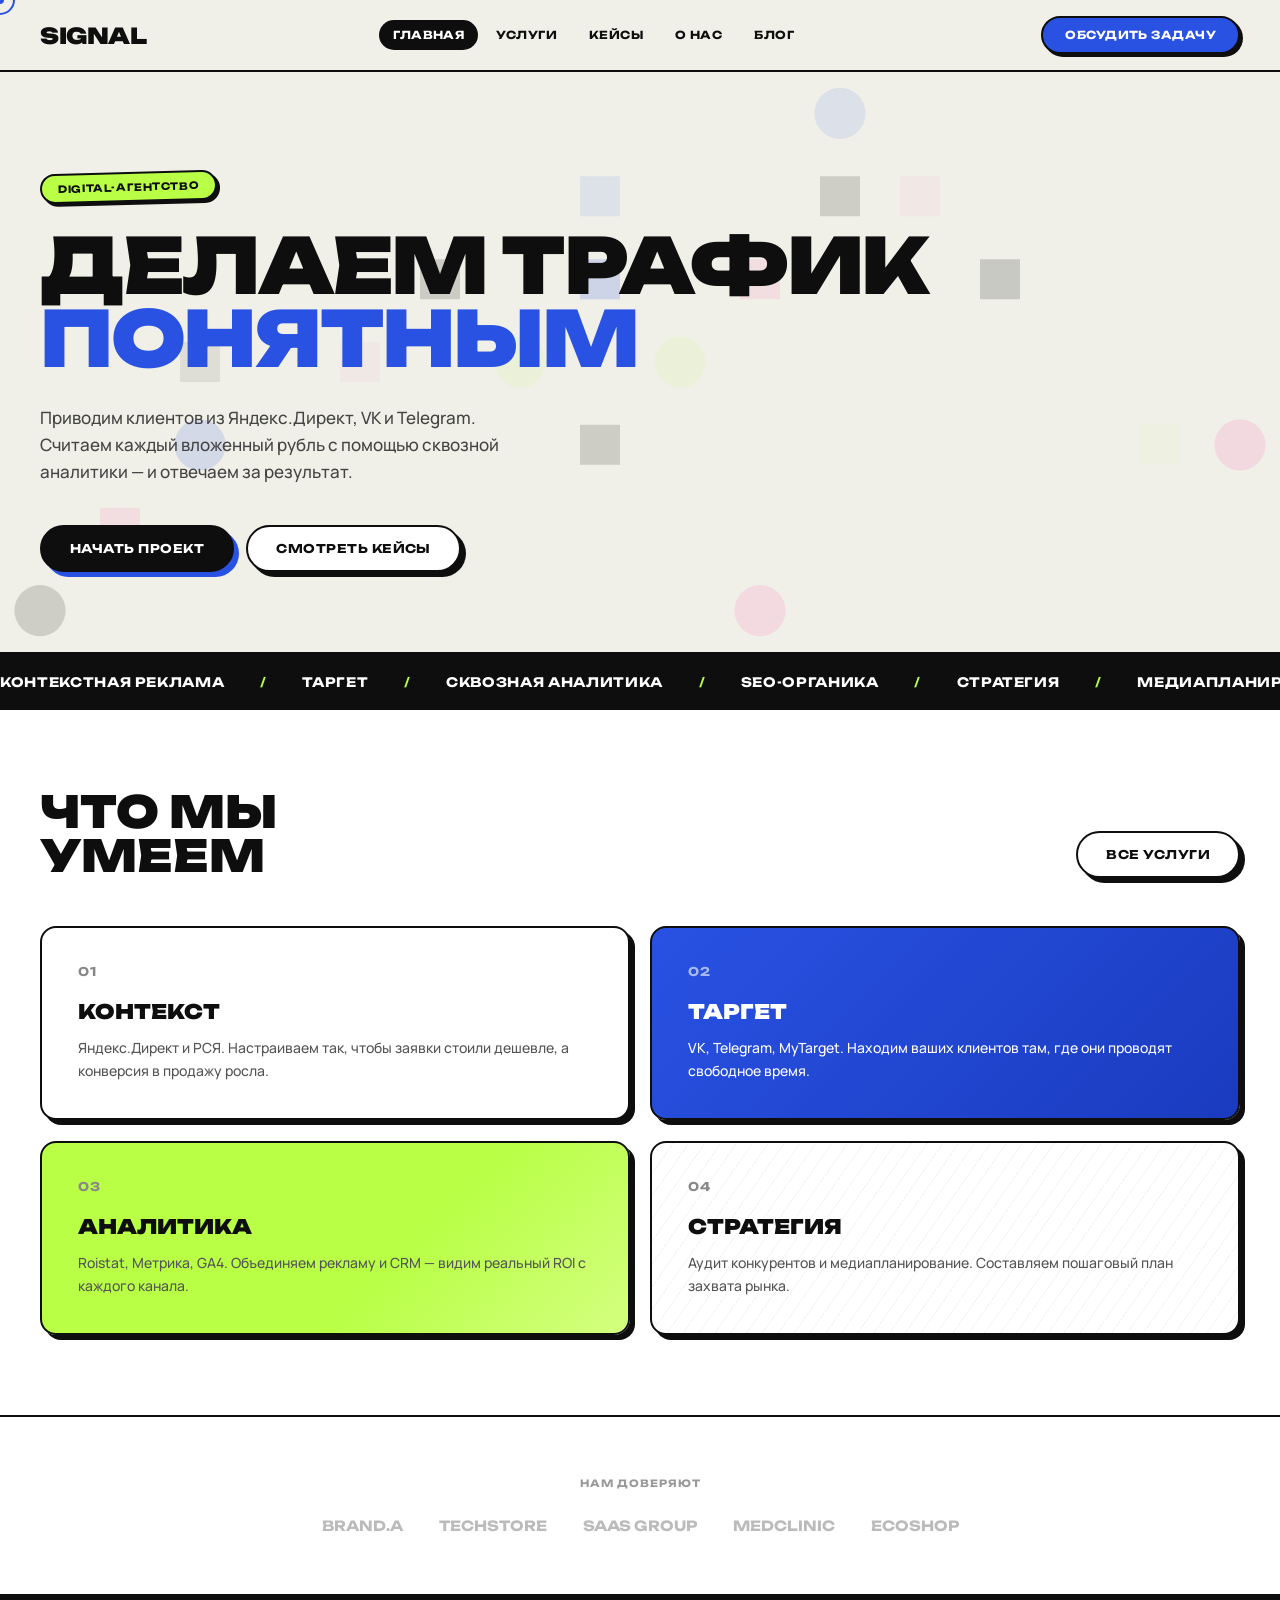
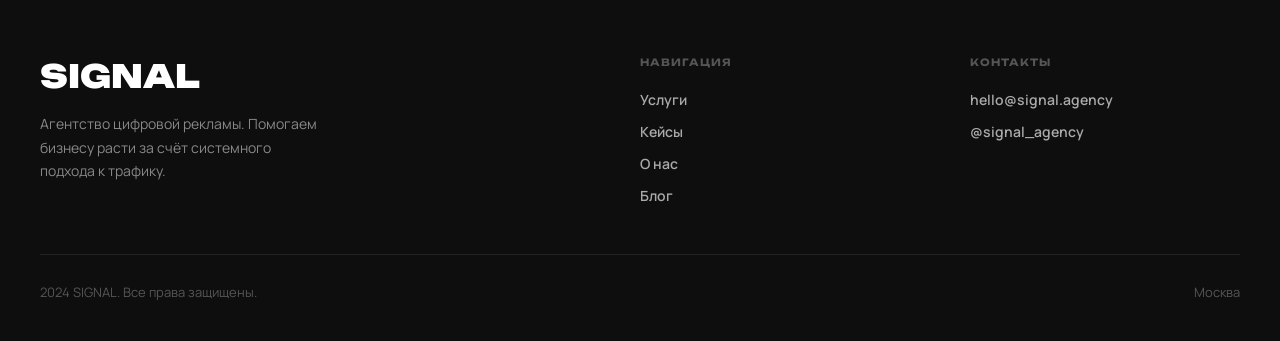
<file: index.html>
<!DOCTYPE html>
<html lang="ru">
<head>
<meta charset="UTF-8">
<meta name="viewport" content="width=device-width, initial-scale=1.0">
<title>SIGNAL — Агентство цифровой рекламы</title>
<link rel="stylesheet" href="styles/reset.css">
<link rel="stylesheet" href="styles/fonts.css">
<link rel="stylesheet" href="styles/styles.css">
<link rel="stylesheet" href="styles/main.css">
<link rel="stylesheet" href="styles/adaptive.css">
</head>
<body>

<header>
  <span class="logo" onclick="showPage('home')">SIGNAL</span>
  <nav>
    <button onclick="showPage('home')" id="nav-home" class="active">Главная</button>
    <button onclick="showPage('services')" id="nav-services">Услуги</button>
    <button onclick="showPage('cases')" id="nav-cases">Кейсы</button>
    <button onclick="showPage('about')" id="nav-about">О нас</button>
    <button onclick="showPage('blog')" id="nav-blog">Блог</button>
  </nav>
  <button class="hcta" onclick="showPage('brief')">Обсудить задачу</button>
</header>

<div class="page active" id="page-home">

  <section class="hero">
    <div>
      <div class="hero-tag">Digital-агентство</div>
      <h1>Делаем трафик <em>понятным</em></h1>
      <p class="hero-sub">Приводим клиентов из Яндекс.Директ, VK и Telegram. Считаем каждый вложенный рубль с помощью сквозной аналитики — и отвечаем за результат.</p>
      <div class="hero-actions">
        <button class="btn btn-fill" onclick="showPage('brief')">Начать проект</button>
        <button class="btn btn-ghost" onclick="showPage('cases')">Смотреть кейсы</button>
      </div>
    </div>
    <div class="hero-right">
      <div class="stat-row">
        <div class="sbox">
          <div class="snum">3.2x</div>
          <div class="slabel">Средний рост ROI</div>
        </div>
        <div class="sbox">
          <div class="snum">120+</div>
          <div class="slabel">Проектов запущено</div>
        </div>
        <div class="sbox">
          <div class="snum">-38%</div>
          <div class="slabel">Снижение стоимости заявки в среднем</div>
        </div>
      </div>
    </div>
  </section>

  <div class="mwrap">
    <div class="mtrack">
      Контекстная реклама <span class="sep">/</span> Таргет <span class="sep">/</span> Сквозная аналитика <span class="sep">/</span> SEO-органика <span class="sep">/</span> Стратегия <span class="sep">/</span> Медиапланирование <span class="sep">/</span> Контекстная реклама <span class="sep">/</span> Таргет <span class="sep">/</span> Сквозная аналитика <span class="sep">/</span> SEO-органика <span class="sep">/</span> Стратегия <span class="sep">/</span> Медиапланирование <span class="sep">/</span>
    </div>
  </div>

  <section class="section" style="background:var(--wh);">
    <div class="sec-head">
      <h2 class="sec-title">Что мы<br>умеем</h2>
      <button class="btn btn-ghost" onclick="showPage('services')">Все услуги</button>
    </div>
    <div class="grid2">
      <div class="card card-plain">
        <div class="cnum">01</div>
        <h3>Контекст</h3>
        <p>Яндекс.Директ и РСЯ. Настраиваем так, чтобы заявки стоили дешевле, а конверсия в продажу росла.</p>
      </div>
      <div class="card card-blue">
        <div class="cnum">02</div>
        <h3>Таргет</h3>
        <p>VK, Telegram, MyTarget. Находим ваших клиентов там, где они проводят свободное время.</p>
      </div>
      <div class="card card-green">
        <div class="cnum">03</div>
        <h3>Аналитика</h3>
        <p>Roistat, Метрика, GA4. Объединяем рекламу и CRM — видим реальный ROI с каждого канала.</p>
      </div>
      <div class="card card-stripe">
        <div class="cnum">04</div>
        <h3>Стратегия</h3>
        <p>Аудит конкурентов и медиапланирование. Составляем пошаговый план захвата рынка.</p>
      </div>
    </div>
  </section>

  <div class="cstrip">
    <div class="clabel">Нам доверяют</div>
    <div class="logo-row">
      <span class="cname">Brand.A</span>
      <span class="cname">TechStore</span>
      <span class="cname">SaaS Group</span>
      <span class="cname">MedClinic</span>
      <span class="cname">EcoShop</span>
    </div>
  </div>

  <footer>
    <div class="ft-grid">
      <div>
        <div class="ft-logo">SIGNAL</div>
        <p class="ft-desc">Агентство цифровой рекламы. Помогаем бизнесу расти за счёт системного подхода к трафику.</p>
      </div>
      <div>
        <div class="ft-col-t">Навигация</div>
        <ul class="ft-links">
          <li><button onclick="showPage('services')">Услуги</button></li>
          <li><button onclick="showPage('cases')">Кейсы</button></li>
          <li><button onclick="showPage('about')">О нас</button></li>
          <li><button onclick="showPage('blog')">Блог</button></li>
        </ul>
      </div>
      <div>
        <div class="ft-col-t">Контакты</div>
        <ul class="ft-links">
          <li><a href="mailto:hello@signal.agency">hello@signal.agency</a></li>
          <li><a href="#">@signal_agency</a></li>
        </ul>
      </div>
    </div>
    <div class="ft-bot">
      <span>2024 SIGNAL. Все права защищены.</span>
      <span>Москва</span>
    </div>
  </footer>

</div>


<div class="page" id="page-services">

  <div class="phero">
    <h1>Услуги</h1>
    <p>Весь цикл — от первого клика до денег в кассе. Работаем системно, а не по отдельным задачам.</p>
  </div>

  <div class="sfull">
    <div>
      <div class="sf-label">01 / Платный трафик</div>
      <div class="sf-title">Контекстная реклама</div>
      <p class="sf-txt">Запускаем и ведём кампании в Яндекс.Директ. Добиваемся снижения CPL на 20–40% в первые три месяца за счёт постоянной оптимизации ставок, минус-слов и посадочных страниц.</p>
      <div class="tag-list">
        <span class="tag">Яндекс.Директ</span>
        <span class="tag">РСЯ</span>
        <span class="tag">Смарт-баннеры</span>
        <span class="tag">Ретаргетинг</span>
      </div>
    </div>
    <div class="sf-vis" style="background:linear-gradient(135deg,#0e0e0e,#222);">
      <div class="sf-vis-txt" style="color:var(--grn);">CTX</div>
    </div>
  </div>

  <div class="sfull">
    <div class="sf-vis" style="background:linear-gradient(135deg,#ff6fb7,#ff4da0);">
      <div class="sf-vis-txt" style="color:rgba(0,0,0,0.2);">TRG</div>
    </div>
    <div>
      <div class="sf-label">02 / Соцсети</div>
      <div class="sf-title">Таргетированная реклама</div>
      <p class="sf-txt">VK Ads, Telegram, MyTarget. Находим аудиторию по интересам, поведению и геолокации. Запускаем A/B-тесты креативов и масштабируем то, что работает.</p>
      <div class="tag-list">
        <span class="tag">VK Ads</span>
        <span class="tag">Telegram</span>
        <span class="tag">MyTarget</span>
        <span class="tag">Look-alike</span>
      </div>
    </div>
  </div>

  <div class="sfull">
    <div>
      <div class="sf-label">03 / Данные</div>
      <div class="sf-title">Сквозная аналитика</div>
      <p class="sf-txt">Объединяем рекламные кабинеты, CRM и сайт в одну систему. Видите, какой канал реально приносит продажи — а не просто клики. Настраиваем Roistat, Метрику, GA4.</p>
      <div class="tag-list">
        <span class="tag">Roistat</span>
        <span class="tag">Яндекс.Метрика</span>
        <span class="tag">GA4</span>
        <span class="tag">CRM-интеграция</span>
      </div>
    </div>
    <div class="sf-vis" style="background:linear-gradient(135deg,#b8ff45,#80d020);">
      <div class="sf-vis-txt" style="color:rgba(0,0,0,0.2);">DATA</div>
    </div>
  </div>

  <div class="sfull" style="border-bottom:none;">
    <div class="sf-vis" style="background:linear-gradient(135deg,#6c63ff,#4b44d4);">
      <div class="sf-vis-txt" style="color:rgba(255,255,255,0.3);">STR</div>
    </div>
    <div>
      <div class="sf-label">04 / Стратегия</div>
      <div class="sf-title">Медиапланирование и аудит</div>
      <p class="sf-txt">Разбираем текущую рекламу, ищем точки роста, составляем конкурентный анализ. Получаете чёткий план: что делать в следующие 3 месяца, какой бюджет и какой результат ожидать.</p>
      <div class="tag-list">
        <span class="tag">Аудит кампаний</span>
        <span class="tag">Конкурентный анализ</span>
        <span class="tag">Медиаплан</span>
        <span class="tag">KPI-прогноз</span>
      </div>
    </div>
  </div>

  <footer>
    <div class="ft-grid">
      <div>
        <div class="ft-logo">SIGNAL</div>
        <p class="ft-desc">Агентство цифровой рекламы. Помогаем бизнесу расти за счёт системного подхода к трафику.</p>
      </div>
      <div>
        <div class="ft-col-t">Навигация</div>
        <ul class="ft-links">
          <li><button onclick="showPage('home')">Главная</button></li>
          <li><button onclick="showPage('cases')">Кейсы</button></li>
          <li><button onclick="showPage('about')">О нас</button></li>
          <li><button onclick="showPage('blog')">Блог</button></li>
        </ul>
      </div>
      <div>
        <div class="ft-col-t">Контакты</div>
        <ul class="ft-links">
          <li><a href="mailto:hello@signal.agency">hello@signal.agency</a></li>
          <li><a href="#">@signal_agency</a></li>
        </ul>
      </div>
    </div>
    <div class="ft-bot">
      <span>2024 SIGNAL. Все права защищены.</span>
      <span>Москва</span>
    </div>
  </footer>

</div>


<div class="page" id="page-cases">

  <div class="phero">
    <h1>Кейсы</h1>
    <p>Конкретные результаты наших клиентов — с цифрами, без воды.</p>
  </div>

  <div class="cases-wrap">

    <div class="cc">
      <div class="cc-thumb med"><span class="cc-label">MED</span></div>
      <div class="cc-body">
        <div class="cc-tags"><span class="cc-tag">Контекст</span><span class="cc-tag">Аналитика</span></div>
        <div class="cc-title">Медицинская клиника: рост записей</div>
        <p class="cc-desc">Перезапустили Яндекс.Директ, настроили колл-трекинг и связали рекламу с CRM. Первичные обращения через сайт выросли в 2 раза за 6 недель.</p>
        <div class="cc-metrics">
          <div><div class="mval">+110%</div><div class="mlabel">Заявок</div></div>
          <div><div class="mval">-42%</div><div class="mlabel">CPL</div></div>
        </div>
      </div>
    </div>

    <div class="cc">
      <div class="cc-thumb eco"><span class="cc-label">ECO</span></div>
      <div class="cc-body">
        <div class="cc-tags"><span class="cc-tag">Таргет</span><span class="cc-tag">VK</span></div>
        <div class="cc-title">Экошоп: продажи через VK</div>
        <p class="cc-desc">Запустили таргет с сегментацией по интересам и геолокации. A/B-тест 8 креативов, масштабировали два лучших. ДРР снизился с 38% до 19%.</p>
        <div class="cc-metrics">
          <div><div class="mval">x3.1</div><div class="mlabel">ROAS</div></div>
          <div><div class="mval">-50%</div><div class="mlabel">ДРР</div></div>
        </div>
      </div>
    </div>

    <div class="cc">
      <div class="cc-thumb saas"><span class="cc-label">SAAS</span></div>
      <div class="cc-body">
        <div class="cc-tags"><span class="cc-tag">Контекст</span><span class="cc-tag">Стратегия</span></div>
        <div class="cc-title">SaaS-продукт: лиды из поиска</div>
        <p class="cc-desc">Провели аудит, переработали структуру кампаний и минус-слова. Добавили динамические объявления для охвата длинного хвоста.</p>
        <div class="cc-metrics">
          <div><div class="mval">+78%</div><div class="mlabel">Лидов</div></div>
          <div><div class="mval">Тот же</div><div class="mlabel">Бюджет</div></div>
        </div>
      </div>
    </div>

    <div class="cc">
      <div class="cc-thumb tech"><span class="cc-label">TECH</span></div>
      <div class="cc-body">
        <div class="cc-tags"><span class="cc-tag">Аналитика</span><span class="cc-tag">CRM</span></div>
        <div class="cc-title">TechStore: сквозная аналитика</div>
        <p class="cc-desc">Настроили Roistat, связали с amoCRM и рекламными кабинетами. Клиент увидел, что 60% бюджета сливалось в неконверсионные каналы — и перераспределил.</p>
        <div class="cc-metrics">
          <div><div class="mval">+2.4x</div><div class="mlabel">ROI</div></div>
          <div><div class="mval">-60%</div><div class="mlabel">Слив</div></div>
        </div>
      </div>
    </div>

  </div>

  <section class="section" style="text-align:center;">
    <h2 class="sec-title" style="margin-bottom:20px;">Хотите такой же результат?</h2>
    <p style="font-size:16px;color:#555;margin-bottom:32px;font-weight:500;">Расскажите о задаче — разберём вашу нишу и предложим конкретный план.</p>
    <button class="btn btn-fill" onclick="showPage('brief')">Обсудить задачу</button>
  </section>

  <footer>
    <div class="ft-grid">
      <div>
        <div class="ft-logo">SIGNAL</div>
        <p class="ft-desc">Агентство цифровой рекламы. Помогаем бизнесу расти за счёт системного подхода к трафику.</p>
      </div>
      <div>
        <div class="ft-col-t">Навигация</div>
        <ul class="ft-links">
          <li><button onclick="showPage('home')">Главная</button></li>
          <li><button onclick="showPage('services')">Услуги</button></li>
          <li><button onclick="showPage('about')">О нас</button></li>
          <li><button onclick="showPage('blog')">Блог</button></li>
        </ul>
      </div>
      <div>
        <div class="ft-col-t">Контакты</div>
        <ul class="ft-links">
          <li><a href="mailto:hello@signal.agency">hello@signal.agency</a></li>
          <li><a href="#">@signal_agency</a></li>
        </ul>
      </div>
    </div>
    <div class="ft-bot">
      <span>2024 SIGNAL. Все права защищены.</span>
      <span>Москва</span>
    </div>
  </footer>

</div>


<div class="page" id="page-about">

  <div class="about-hero">
    <div>
      <h1>Мы — SIGNAL.<br>Агентство без воды.</h1>
      <p>Основаны в 2019 году. Работаем с бизнесом, которому важно считать деньги, а не просто запускать рекламу. Наш принцип — прозрачность и цифры, а не красивые отчёты.</p>
    </div>
    <div class="about-photo">
      <div style="position:relative;z-index:1;">
        <div style="font-family:'Unbounded',sans-serif;font-size:13px;font-weight:700;color:rgba(255,255,255,0.5);text-transform:uppercase;letter-spacing:0.08em;">Команда SIGNAL</div>
        <div style="font-family:'Unbounded',sans-serif;font-size:11px;font-weight:700;color:rgba(255,255,255,0.3);margin-top:4px;">Москва, 2024</div>
      </div>
    </div>
  </div>

  <div class="section" style="background:var(--wh);">
    <div class="grid3">
      <div class="card card-plain">
        <div class="cnum">Основаны</div>
        <h3>2019</h3>
        <p>5 лет в digital-рекламе. Пережили изменения рынка и алгоритмов — и стали лучше.</p>
      </div>
      <div class="card card-green">
        <div class="cnum">Проектов</div>
        <h3>120+</h3>
        <p>От малого бизнеса до федеральных сетей. Разных ниш, каналов, задач.</p>
      </div>
      <div class="card card-blue">
        <div class="cnum">NPS</div>
        <h3>89</h3>
        <p>Индекс лояльности наших клиентов по итогам последнего опроса.</p>
      </div>
    </div>
  </div>

  <div class="team-sec">
    <div class="sec-head">
      <h2 class="sec-title">Команда</h2>
    </div>
    <div class="team-grid">
      <div class="tcard">
        <div class="tphoto tp1">ЛВ</div>
        <div class="tinfo">
          <div class="tname">Ли Вадим</div>
          <div class="trole">Основатель проекта</div>
        </div>
      </div>
      <div class="tcard">
        <div class="tphoto tp2">МС</div>
        <div class="tinfo">
          <div class="tname">Мария Смирнова</div>
          <div class="trole">Руководитель PPC</div>
        </div>
      </div>
      <div class="tcard">
        <div class="tphoto tp3">ДК</div>
        <div class="tinfo">
          <div class="tname">Дмитрий Козлов</div>
          <div class="trole">Аналитика и данные</div>
        </div>
      </div>
    </div>
  </div>

  <footer>
    <div class="ft-grid">
      <div>
        <div class="ft-logo">SIGNAL</div>
        <p class="ft-desc">Агентство цифровой рекламы. Помогаем бизнесу расти за счёт системного подхода к трафику.</p>
      </div>
      <div>
        <div class="ft-col-t">Навигация</div>
        <ul class="ft-links">
          <li><button onclick="showPage('home')">Главная</button></li>
          <li><button onclick="showPage('services')">Услуги</button></li>
          <li><button onclick="showPage('cases')">Кейсы</button></li>
          <li><button onclick="showPage('blog')">Блог</button></li>
        </ul>
      </div>
      <div>
        <div class="ft-col-t">Контакты</div>
        <ul class="ft-links">
          <li><a href="mailto:hello@signal.agency">hello@signal.agency</a></li>
          <li><a href="#">@signal_agency</a></li>
        </ul>
      </div>
    </div>
    <div class="ft-bot">
      <span>2024 SIGNAL. Все права защищены.</span>
      <span>Москва</span>
    </div>
  </footer>

</div>


<div class="page" id="page-blog">

  <div class="phero">
    <h1>Блог</h1>
    <p>Пишем о том, что реально работает в рекламе — без инфоциганства и общих слов.</p>
  </div>

  <div class="blog-wrap">

    <div class="bc">
      <div class="bthumb bt1"></div>
      <div class="bbody">
        <div class="bmeta"><span class="bcat">Контекст</span><span class="bdate">12 нояб. 2024</span></div>
        <div class="btitle">Как снизить CPL на 40% без увеличения бюджета</div>
        <p class="bexc">Разбираем 5 конкретных шагов: от чистки минус-слов до автостратегий. Реальный кейс с цифрами.</p>
      </div>
    </div>

    <div class="bc">
      <div class="bthumb bt2"></div>
      <div class="bbody">
        <div class="bmeta"><span class="bcat">Аналитика</span><span class="bdate">5 нояб. 2024</span></div>
        <div class="btitle">Сквозная аналитика: с чего начать в 2024</div>
        <p class="bexc">Roistat или Метрика? Как выбрать инструмент и не переплатить. Сравниваем три стека для разных бюджетов.</p>
      </div>
    </div>

    <div class="bc">
      <div class="bthumb bt3"></div>
      <div class="bbody">
        <div class="bmeta"><span class="bcat">Таргет</span><span class="bdate">28 окт. 2024</span></div>
        <div class="btitle">VK Ads в 2024: что изменилось и как настраивать</div>
        <p class="bexc">Новые форматы, аудитории и правила модерации. Полное руководство для тех, кто давно не заходил в кабинет.</p>
      </div>
    </div>

    <div class="bc">
      <div class="bthumb bt4"></div>
      <div class="bbody">
        <div class="bmeta"><span class="bcat">Стратегия</span><span class="bdate">15 окт. 2024</span></div>
        <div class="btitle">Медиаплан без воды: шаблон и логика расчёта</div>
        <p class="bexc">Как составить медиаплан, которому верят — с прогнозами CPL, охватом и сроками окупаемости.</p>
      </div>
    </div>

    <div class="bc">
      <div class="bthumb bt5"></div>
      <div class="bbody">
        <div class="bmeta"><span class="bcat">SEO</span><span class="bdate">3 окт. 2024</span></div>
        <div class="btitle">SEO и платный трафик: как использовать вместе</div>
        <p class="bexc">Объясняем, почему они не конкуренты, а союзники. Примеры синергии из реальных проектов.</p>
      </div>
    </div>

    <div class="bc">
      <div class="bthumb bt6"></div>
      <div class="bbody">
        <div class="bmeta"><span class="bcat">Кейс</span><span class="bdate">20 сент. 2024</span></div>
        <div class="btitle">Кейс: как мы вывели клинику в топ по цене лида</div>
        <p class="bexc">От аудита до результата — 3 месяца, 6 итераций, -42% к CPL. Рассказываем пошагово.</p>
      </div>
    </div>

  </div>

  <div class="zine-simple">
    <div class="zs-img">
      <img src="assets/images/zine-cover.jpg" alt="Digital Agency Zine — обложка">
    </div>
    <div class="zs-info">
      <div class="zine-badge">ISSUE 001</div>
      <h2 class="zs-title">DIGITAL AGENCY<br>ZINE</h2>
      <p class="zs-desc">История, культура и главные кейсы индустрии цифровой рекламы — от первого баннера до эпохи AI.</p>
      <a href="assets/zine.pdf" download class="btn btn-fill" style="margin-top:28px;display:inline-block;">Скачать PDF</a>
    </div>
  </div>

  <footer>
    <div class="ft-grid">
      <div>
        <div class="ft-logo">SIGNAL</div>
        <p class="ft-desc">Агентство цифровой рекламы. Помогаем бизнесу расти за счёт системного подхода к трафику.</p>
      </div>
      <div>
        <div class="ft-col-t">Навигация</div>
        <ul class="ft-links">
          <li><button onclick="showPage('home')">Главная</button></li>
          <li><button onclick="showPage('services')">Услуги</button></li>
          <li><button onclick="showPage('cases')">Кейсы</button></li>
          <li><button onclick="showPage('about')">О нас</button></li>
        </ul>
      </div>
      <div>
        <div class="ft-col-t">Контакты</div>
        <ul class="ft-links">
          <li><a href="mailto:hello@signal.agency">hello@signal.agency</a></li>
          <li><a href="#">@signal_agency</a></li>
        </ul>
      </div>
    </div>
    <div class="ft-bot">
      <span>2024 SIGNAL. Все права защищены.</span>
      <span>Москва</span>
    </div>
  </footer>

</div>


<div class="page" id="page-brief">
  <div class="brief-lay">

    <div class="bleft">
      <div>
        <h1>О задаче</h1>
        <p>Заполните бриф — мы изучим вашу нишу и вернёмся с конкретным планом, а не коммерческим предложением на 30 слайдов.</p>
        <div class="promises">
          <div class="pr"><div class="prdot"></div><div class="prtxt">Ответим в течение рабочего дня</div></div>
          <div class="pr"><div class="prdot"></div><div class="prtxt">Анализ конкурентов — бесплатно</div></div>
          <div class="pr"><div class="prdot"></div><div class="prtxt">Без навязчивых звонков и скриптов</div></div>
        </div>
      </div>
      <div class="bcontacts">
        <div class="bclabel">Или напрямую</div>
        <a href="#" class="bclink">@signal_agency</a>
        <a href="mailto:hello@signal.agency" class="bclink">hello@signal.agency</a>
      </div>
    </div>

    <div class="bright">
      <div class="fwrap" id="form-wrap">
        <form id="brief-form" novalidate>

          <div class="fsec">
            <div class="fstitle"><span class="fsnum">1</span>О вас</div>
            <div class="frow">
              <div class="field">
                <input type="text" id="f-name" placeholder="Ваше имя">
                <div class="ferr" id="err-name">Введите ваше имя</div>
              </div>
              <div class="field">
                <input type="text" id="f-company" placeholder="Компания (необязательно)">
              </div>
            </div>
            <div class="frow">
              <div class="field">
                <input type="email" id="f-email" placeholder="Email">
                <div class="ferr" id="err-email">Введите корректный email</div>
              </div>
              <div class="field">
                <input type="tel" id="f-phone" placeholder="Телефон или Telegram">
              </div>
            </div>
            <div class="field full">
              <input type="url" id="f-site" placeholder="Ссылка на сайт (если есть)">
            </div>
          </div>

          <div class="fsec">
            <div class="fstitle"><span class="fsnum">2</span>Что вас интересует?</div>
            <div class="tgroup">
              <input type="checkbox" id="s1" class="tcb"><label for="s1" class="tcblabel">Контекстная реклама</label>
              <input type="checkbox" id="s2" class="tcb"><label for="s2" class="tcblabel">Таргет</label>
              <input type="checkbox" id="s3" class="tcb"><label for="s3" class="tcblabel">SEO</label>
              <input type="checkbox" id="s4" class="tcb"><label for="s4" class="tcblabel">Аналитика</label>
              <input type="checkbox" id="s5" class="tcb"><label for="s5" class="tcblabel">Стратегия / Аудит</label>
            </div>
          </div>

          <div class="fsec">
            <div class="fstitle"><span class="fsnum">3</span>Бюджет в месяц</div>
            <div class="bggroup">
              <input type="radio" name="budget" id="b1" class="bgr" checked><label for="b1" class="bgrlabel">До 100 тыс.</label>
              <input type="radio" name="budget" id="b2" class="bgr"><label for="b2" class="bgrlabel">100–300 тыс.</label>
              <input type="radio" name="budget" id="b3" class="bgr"><label for="b3" class="bgrlabel">От 300 тыс.</label>
            </div>
          </div>

          <div class="fsec">
            <div class="fstitle"><span class="fsnum">4</span>О задаче</div>
            <textarea id="f-task" placeholder="Кто ваши клиенты, какие сейчас результаты и к чему хотите прийти..."></textarea>
          </div>

          <button type="submit" class="bsubmit">Отправить бриф</button>
        </form>
      </div>

      <div class="success" id="success-box">
        <div class="sico">
          <svg viewBox="0 0 36 36" fill="none" xmlns="http://www.w3.org/2000/svg">
            <path d="M7 18L14 25L29 10" stroke="#0e0e0e" stroke-width="3" stroke-linecap="round" stroke-linejoin="round"/>
          </svg>
        </div>
        <div class="stitle">Бриф отправлен</div>
        <p class="stxt">Мы получили вашу заявку и ответим в течение рабочего дня. Проверьте почту — пришлём план следующих шагов.</p>
      </div>
    </div>

  </div>
</div>


<script src="scripts/main.js"></script>
<script src="scripts/fx.js"></script>
</body>
</html>
</file>
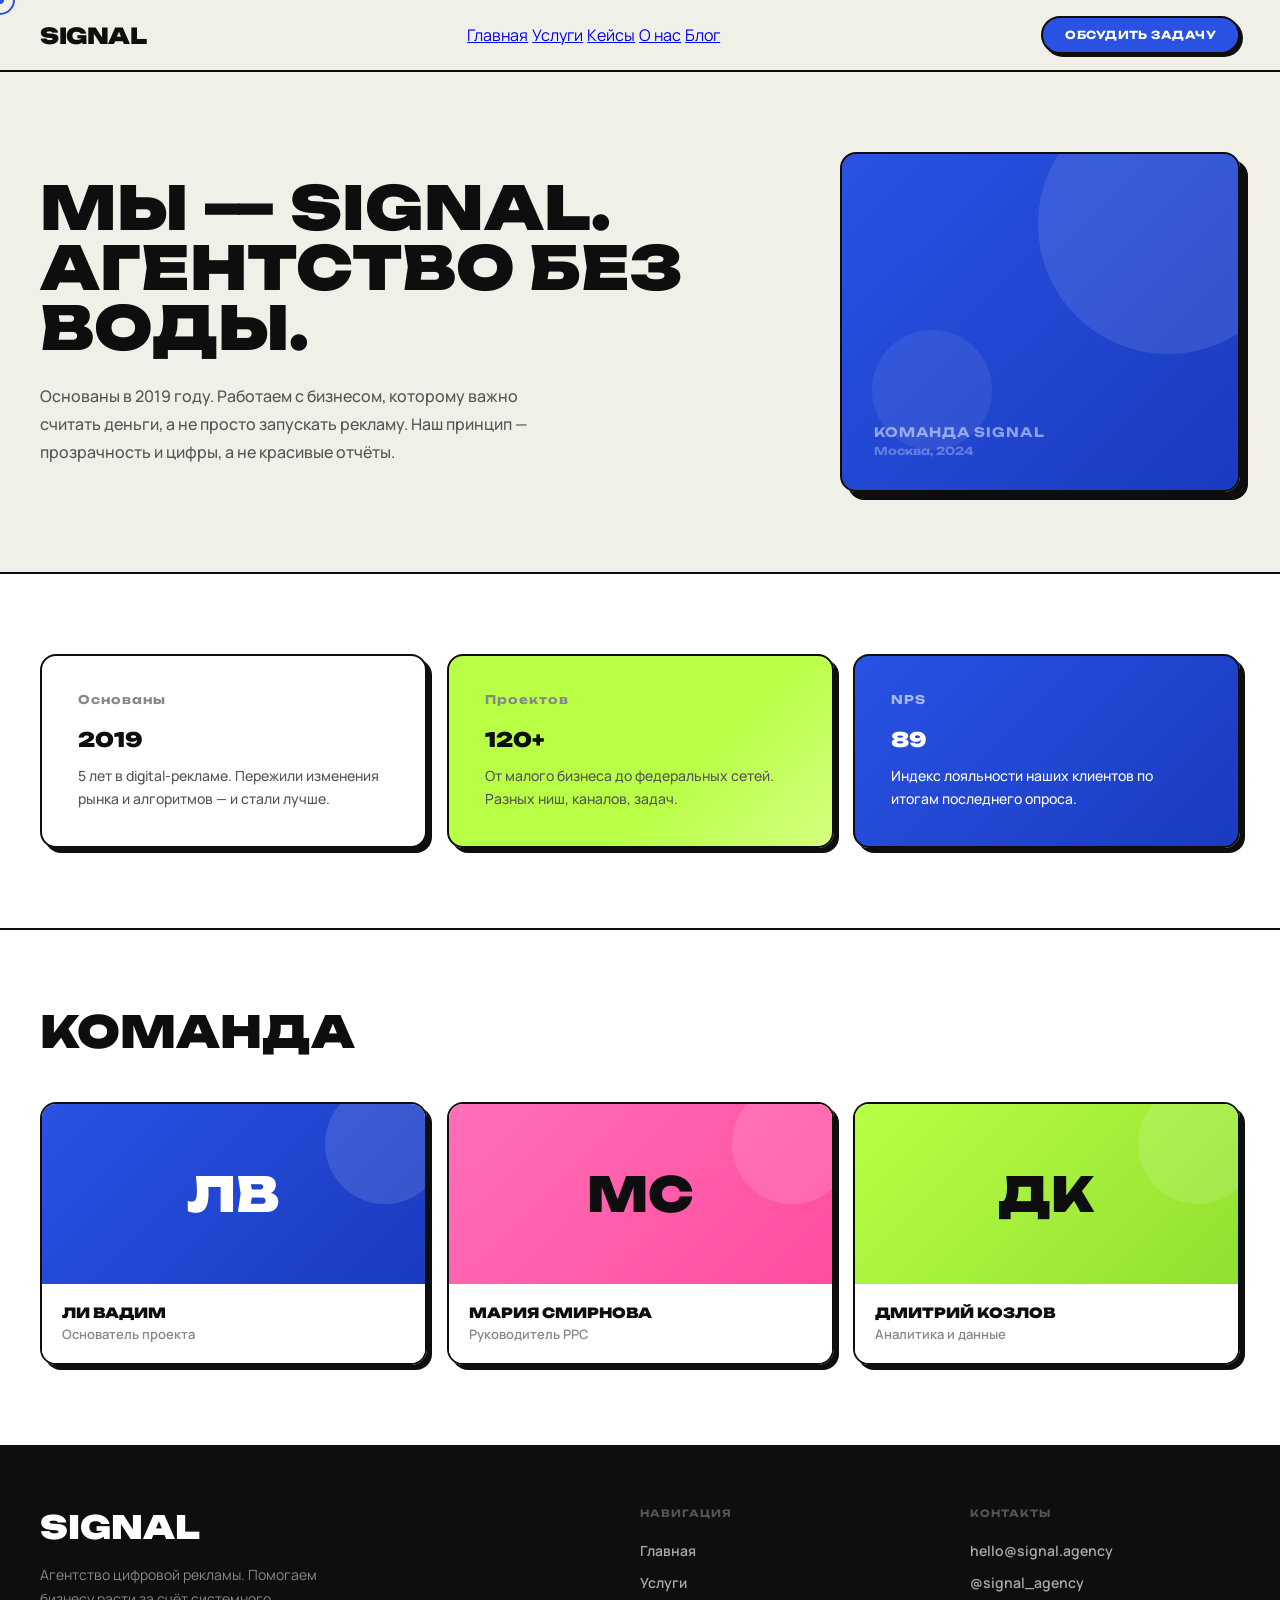
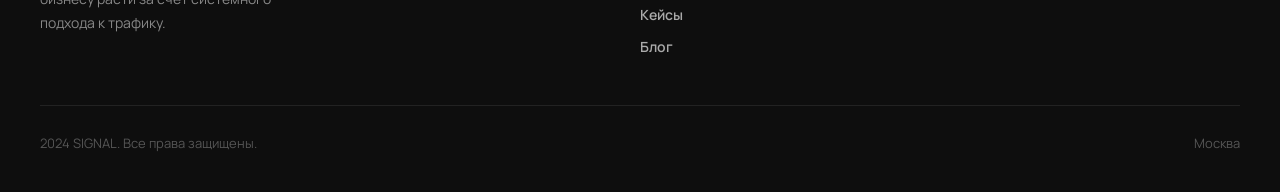
<file: about.html>
<!DOCTYPE html>
<html lang="ru">
<head>
<meta charset="UTF-8">
<meta name="viewport" content="width=device-width, initial-scale=1.0">
<title>О нас | SIGNAL</title>
<link rel="stylesheet" href="styles/reset.css">
<link rel="stylesheet" href="styles/fonts.css">
<link rel="stylesheet" href="styles/styles.css">
<link rel="stylesheet" href="styles/main.css">
<link rel="stylesheet" href="styles/adaptive.css">
</head>
<body>

<header>
  <a href="index.html" class="logo" style="text-decoration:none; color:inherit;">SIGNAL</a>
  <nav>
    <a href="index.html" id="nav-home">Главная</a>
    <a href="services.html" id="nav-services">Услуги</a>
    <a href="cases.html" id="nav-cases">Кейсы</a>
    <a href="about.html" id="nav-about" class="active">О нас</a>
    <a href="blog.html" id="nav-blog">Блог</a>
  </nav>
  <a href="brief.html" class="hcta" style="text-decoration:none; display:inline-flex; align-items:center;">Обсудить задачу</a>
</header>

<div class="page active">
  <div class="about-hero">
    <div>
      <h1>Мы — SIGNAL.<br>Агентство без воды.</h1>
      <p>Основаны в 2019 году. Работаем с бизнесом, которому важно считать деньги, а не просто запускать рекламу. Наш принцип — прозрачность и цифры, а не красивые отчёты.</p>
    </div>
    <div class="about-photo">
      <div style="position:relative;z-index:1;">
        <div style="font-family:'Unbounded',sans-serif;font-size:13px;font-weight:700;color:rgba(255,255,255,0.5);text-transform:uppercase;letter-spacing:0.08em;">Команда SIGNAL</div>
        <div style="font-family:'Unbounded',sans-serif;font-size:11px;font-weight:700;color:rgba(255,255,255,0.3);margin-top:4px;">Москва, 2024</div>
      </div>
    </div>
  </div>

  <div class="section" style="background:var(--wh);">
    <div class="grid3">
      <div class="card card-plain">
        <div class="cnum">Основаны</div>
        <h3>2019</h3>
        <p>5 лет в digital-рекламе. Пережили изменения рынка и алгоритмов — и стали лучше.</p>
      </div>
      <div class="card card-green">
        <div class="cnum">Проектов</div>
        <h3>120+</h3>
        <p>От малого бизнеса до федеральных сетей. Разных ниш, каналов, задач.</p>
      </div>
      <div class="card card-blue">
        <div class="cnum">NPS</div>
        <h3>89</h3>
        <p>Индекс лояльности наших клиентов по итогам последнего опроса.</p>
      </div>
    </div>
  </div>

  <div class="team-sec">
    <div class="sec-head">
      <h2 class="sec-title">Команда</h2>
    </div>
    <div class="team-grid">
      <div class="tcard">
        <div class="tphoto tp1">ЛВ</div>
        <div class="tinfo">
          <div class="tname">Ли Вадим</div>
          <div class="trole">Основатель проекта</div>
        </div>
      </div>
      <div class="tcard">
        <div class="tphoto tp2">МС</div>
        <div class="tinfo">
          <div class="tname">Мария Смирнова</div>
          <div class="trole">Руководитель PPC</div>
        </div>
      </div>
      <div class="tcard">
        <div class="tphoto tp3">ДК</div>
        <div class="tinfo">
          <div class="tname">Дмитрий Козлов</div>
          <div class="trole">Аналитика и данные</div>
        </div>
      </div>
    </div>
  </div>

  <footer>
    <div class="ft-grid">
      <div>
        <div class="ft-logo">SIGNAL</div>
        <p class="ft-desc">Агентство цифровой рекламы. Помогаем бизнесу расти за счёт системного подхода к трафику.</p>
      </div>
      <div>
        <div class="ft-col-t">Навигация</div>
        <ul class="ft-links">
          <li><a href="index.html" style="text-decoration:none;">Главная</a></li>
          <li><a href="services.html" style="text-decoration:none;">Услуги</a></li>
          <li><a href="cases.html" style="text-decoration:none;">Кейсы</a></li>
          <li><a href="blog.html" style="text-decoration:none;">Блог</a></li>
        </ul>
      </div>
      <div>
        <div class="ft-col-t">Контакты</div>
        <ul class="ft-links">
          <li><a href="mailto:hello@signal.agency">hello@signal.agency</a></li>
          <li><a href="#">@signal_agency</a></li>
        </ul>
      </div>
    </div>
    <div class="ft-bot">
      <span>2024 SIGNAL. Все права защищены.</span>
      <span>Москва</span>
    </div>
  </footer>
</div>

<script src="scripts/main.js"></script>
<script src="scripts/fx.js"></script>
</body>
</html>
</file>
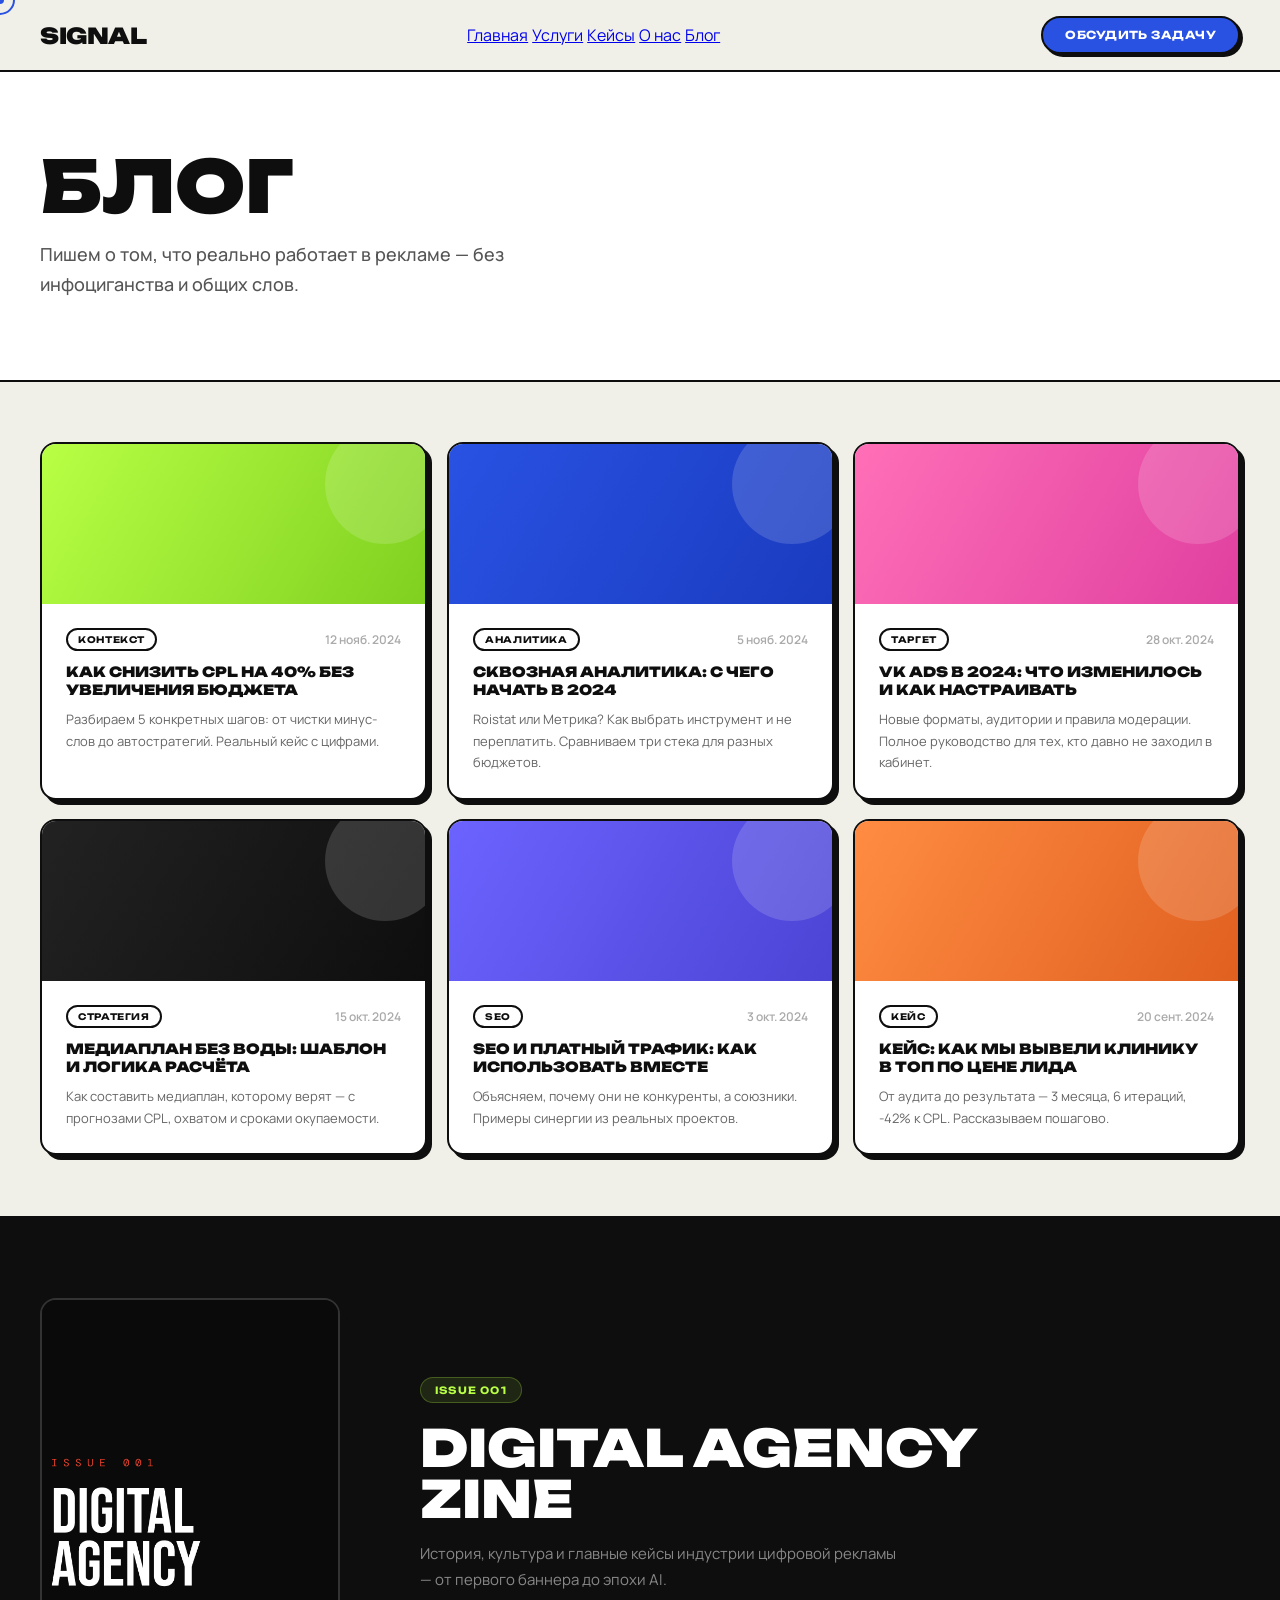
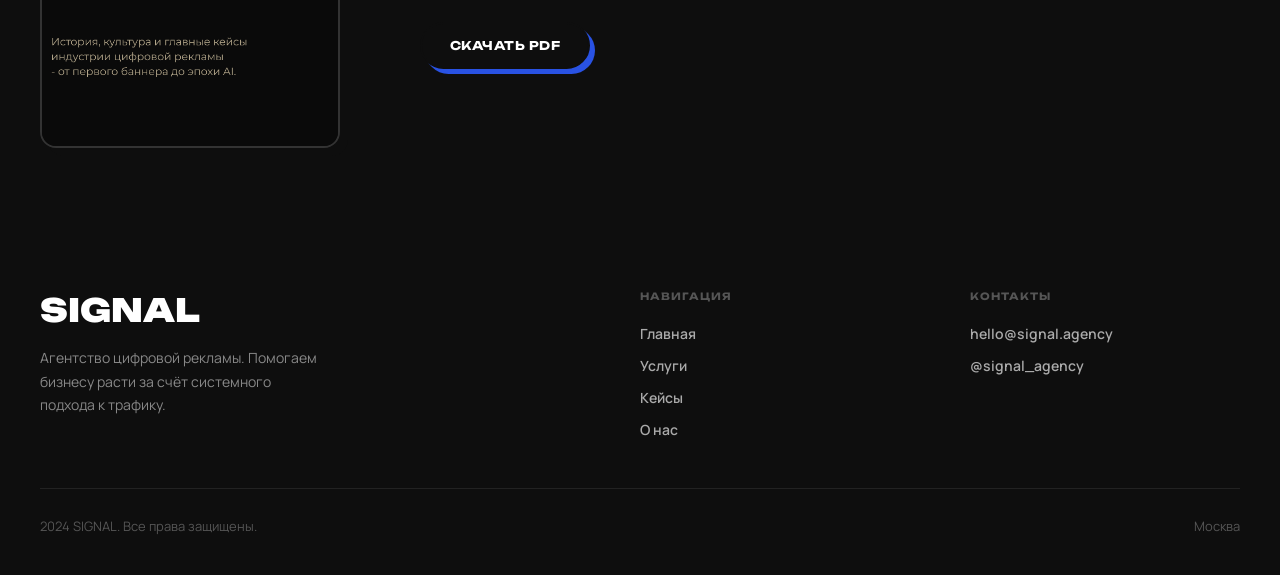
<file: blog.html>
<!DOCTYPE html>
<html lang="ru">
<head>
<meta charset="UTF-8">
<meta name="viewport" content="width=device-width, initial-scale=1.0">
<title>Блог | SIGNAL</title>
<link rel="stylesheet" href="styles/reset.css">
<link rel="stylesheet" href="styles/fonts.css">
<link rel="stylesheet" href="styles/styles.css">
<link rel="stylesheet" href="styles/main.css">
<link rel="stylesheet" href="styles/adaptive.css">
</head>
<body>

<header>
  <a href="index.html" class="logo" style="text-decoration:none; color:inherit;">SIGNAL</a>
  <nav>
    <a href="index.html" id="nav-home">Главная</a>
    <a href="services.html" id="nav-services">Услуги</a>
    <a href="cases.html" id="nav-cases">Кейсы</a>
    <a href="about.html" id="nav-about">О нас</a>
    <a href="blog.html" id="nav-blog" class="active">Блог</a>
  </nav>
  <a href="brief.html" class="hcta" style="text-decoration:none; display:inline-flex; align-items:center;">Обсудить задачу</a>
</header>

<div class="page active">
  <div class="phero">
    <h1>Блог</h1>
    <p>Пишем о том, что реально работает в рекламе — без инфоциганства и общих слов.</p>
  </div>

  <div class="blog-wrap">
    <div class="bc">
      <div class="bthumb bt1"></div>
      <div class="bbody">
        <div class="bmeta"><span class="bcat">Контекст</span><span class="bdate">12 нояб. 2024</span></div>
        <div class="btitle">Как снизить CPL на 40% без увеличения бюджета</div>
        <p class="bexc">Разбираем 5 конкретных шагов: от чистки минус-слов до автостратегий. Реальный кейс с цифрами.</p>
      </div>
    </div>

    <div class="bc">
      <div class="bthumb bt2"></div>
      <div class="bbody">
        <div class="bmeta"><span class="bcat">Аналитика</span><span class="bdate">5 нояб. 2024</span></div>
        <div class="btitle">Сквозная аналитика: с чего начать в 2024</div>
        <p class="bexc">Roistat или Метрика? Как выбрать инструмент и не переплатить. Сравниваем три стека для разных бюджетов.</p>
      </div>
    </div>

    <div class="bc">
      <div class="bthumb bt3"></div>
      <div class="bbody">
        <div class="bmeta"><span class="bcat">Таргет</span><span class="bdate">28 окт. 2024</span></div>
        <div class="btitle">VK Ads в 2024: что изменилось и как настраивать</div>
        <p class="bexc">Новые форматы, аудитории и правила модерации. Полное руководство для тех, кто давно не заходил в кабинет.</p>
      </div>
    </div>

    <div class="bc">
      <div class="bthumb bt4"></div>
      <div class="bbody">
        <div class="bmeta"><span class="bcat">Стратегия</span><span class="bdate">15 окт. 2024</span></div>
        <div class="btitle">Медиаплан без воды: шаблон и логика расчёта</div>
        <p class="bexc">Как составить медиаплан, которому верят — с прогнозами CPL, охватом и сроками окупаемости.</p>
      </div>
    </div>

    <div class="bc">
      <div class="bthumb bt5"></div>
      <div class="bbody">
        <div class="bmeta"><span class="bcat">SEO</span><span class="bdate">3 окт. 2024</span></div>
        <div class="btitle">SEO и платный трафик: как использовать вместе</div>
        <p class="bexc">Объясняем, почему они не конкуренты, а союзники. Примеры синергии из реальных проектов.</p>
      </div>
    </div>

    <div class="bc">
      <div class="bthumb bt6"></div>
      <div class="bbody">
        <div class="bmeta"><span class="bcat">Кейс</span><span class="bdate">20 сент. 2024</span></div>
        <div class="btitle">Кейс: как мы вывели клинику в топ по цене лида</div>
        <p class="bexc">От аудита до результата — 3 месяца, 6 итераций, -42% к CPL. Рассказываем пошагово.</p>
      </div>
    </div>
  </div>

  <div class="zine-simple">
    <div class="zs-img">
      <img src="assets/images/zine-cover.jpg" alt="Digital Agency Zine — обложка">
    </div>
    <div class="zs-info">
      <div class="zine-badge">ISSUE 001</div>
      <h2 class="zs-title">DIGITAL AGENCY<br>ZINE</h2>
      <p class="zs-desc">История, культура и главные кейсы индустрии цифровой рекламы — от первого баннера до эпохи AI.</p>
      <a href="assets/zine.pdf" download class="btn btn-fill" style="margin-top:28px;display:inline-block;text-decoration:none;">Скачать PDF</a>
    </div>
  </div>

  <footer>
    <div class="ft-grid">
      <div>
        <div class="ft-logo">SIGNAL</div>
        <p class="ft-desc">Агентство цифровой рекламы. Помогаем бизнесу расти за счёт системного подхода к трафику.</p>
      </div>
      <div>
        <div class="ft-col-t">Навигация</div>
        <ul class="ft-links">
          <li><a href="index.html" style="text-decoration:none;">Главная</a></li>
          <li><a href="services.html" style="text-decoration:none;">Услуги</a></li>
          <li><a href="cases.html" style="text-decoration:none;">Кейсы</a></li>
          <li><a href="about.html" style="text-decoration:none;">О нас</a></li>
        </ul>
      </div>
      <div>
        <div class="ft-col-t">Контакты</div>
        <ul class="ft-links">
          <li><a href="mailto:hello@signal.agency">hello@signal.agency</a></li>
          <li><a href="#">@signal_agency</a></li>
        </ul>
      </div>
    </div>
    <div class="ft-bot">
      <span>2024 SIGNAL. Все права защищены.</span>
      <span>Москва</span>
    </div>
  </footer>
</div>

<script src="scripts/main.js"></script>
<script src="scripts/fx.js"></script>
</body>
</html>
</file>
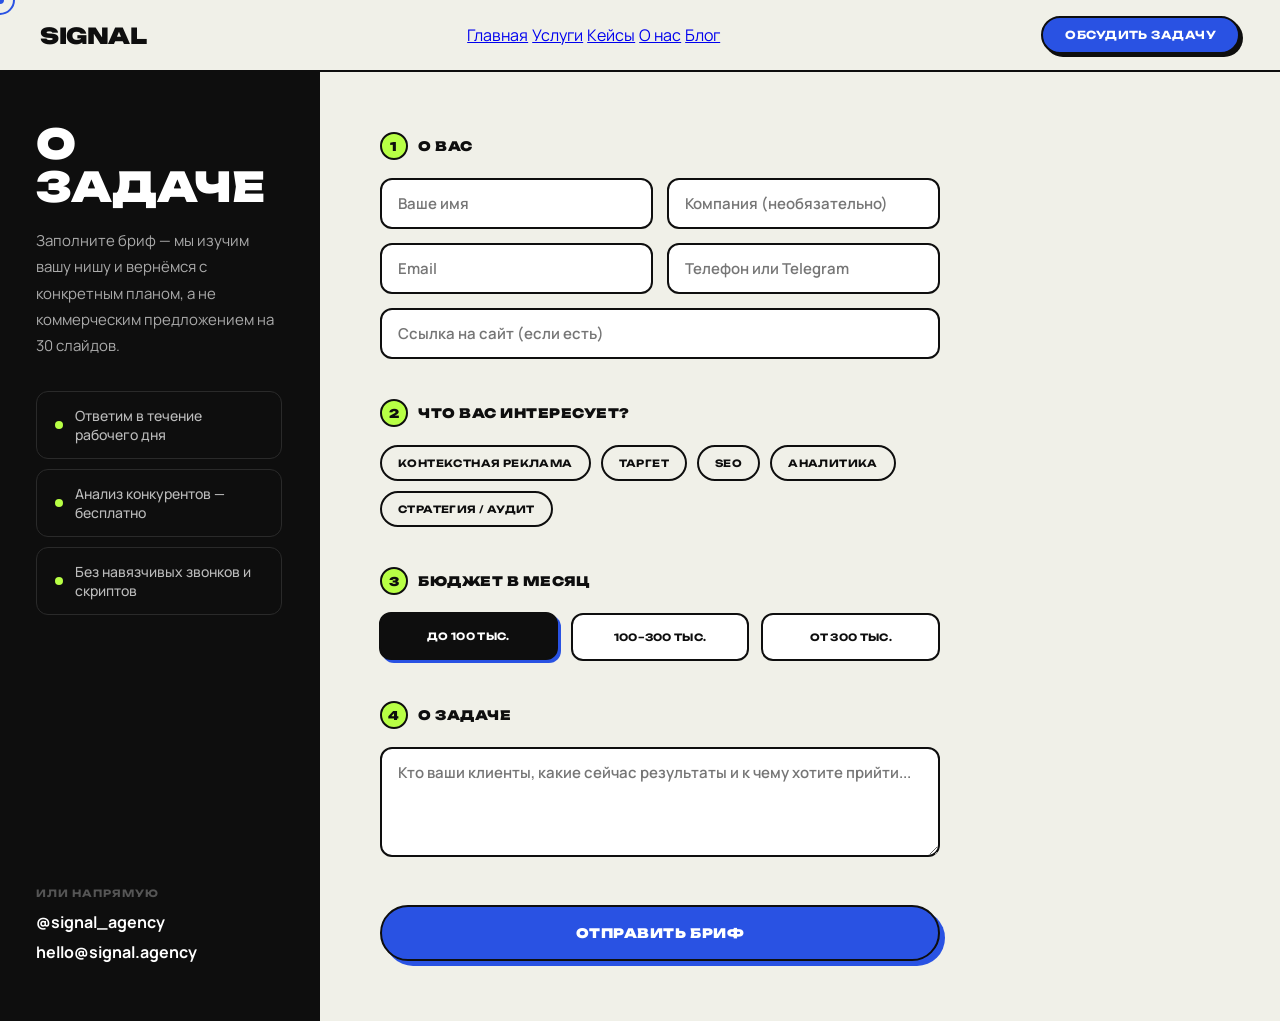
<file: brief.html>
<!DOCTYPE html>
<html lang="ru">
<head>
<meta charset="UTF-8">
<meta name="viewport" content="width=device-width, initial-scale=1.0">
<title>Обсудить задачу | SIGNAL</title>
<link rel="stylesheet" href="styles/reset.css">
<link rel="stylesheet" href="styles/fonts.css">
<link rel="stylesheet" href="styles/styles.css">
<link rel="stylesheet" href="styles/main.css">
<link rel="stylesheet" href="styles/adaptive.css">
</head>
<body>

<header>
  <a href="index.html" class="logo" style="text-decoration:none; color:inherit;">SIGNAL</a>
  <nav>
    <a href="index.html" id="nav-home">Главная</a>
    <a href="services.html" id="nav-services">Услуги</a>
    <a href="cases.html" id="nav-cases">Кейсы</a>
    <a href="about.html" id="nav-about">О нас</a>
    <a href="blog.html" id="nav-blog">Блог</a>
  </nav>
  <a href="brief.html" class="hcta" style="text-decoration:none; display:inline-flex; align-items:center;">Обсудить задачу</a>
</header>

<div class="page active">
  <div class="brief-lay">
    <div class="bleft">
      <div>
        <h1>О задаче</h1>
        <p>Заполните бриф — мы изучим вашу нишу и вернёмся с конкретным планом, а не коммерческим предложением на 30 слайдов.</p>
        <div class="promises">
          <div class="pr"><div class="prdot"></div><div class="prtxt">Ответим в течение рабочего дня</div></div>
          <div class="pr"><div class="prdot"></div><div class="prtxt">Анализ конкурентов — бесплатно</div></div>
          <div class="pr"><div class="prdot"></div><div class="prtxt">Без навязчивых звонков и скриптов</div></div>
        </div>
      </div>
      <div class="bcontacts">
        <div class="bclabel">Или напрямую</div>
        <a href="#" class="bclink">@signal_agency</a>
        <a href="mailto:hello@signal.agency" class="bclink">hello@signal.agency</a>
      </div>
    </div>

    <div class="bright">
      <div class="fwrap" id="form-wrap">
        <form id="brief-form" novalidate>
          <div class="fsec">
            <div class="fstitle"><span class="fsnum">1</span>О вас</div>
            <div class="frow">
              <div class="field">
                <input type="text" id="f-name" placeholder="Ваше имя">
                <div class="ferr" id="err-name">Введите ваше имя</div>
              </div>
              <div class="field">
                <input type="text" id="f-company" placeholder="Компания (необязательно)">
              </div>
            </div>
            <div class="frow">
              <div class="field">
                <input type="email" id="f-email" placeholder="Email">
                <div class="ferr" id="err-email">Введите корректный email</div>
              </div>
              <div class="field">
                <input type="tel" id="f-phone" placeholder="Телефон или Telegram">
              </div>
            </div>
            <div class="field full">
              <input type="url" id="f-site" placeholder="Ссылка на сайт (если есть)">
            </div>
          </div>

          <div class="fsec">
            <div class="fstitle"><span class="fsnum">2</span>Что вас интересует?</div>
            <div class="tgroup">
              <input type="checkbox" id="s1" class="tcb"><label for="s1" class="tcblabel">Контекстная реклама</label>
              <input type="checkbox" id="s2" class="tcb"><label for="s2" class="tcblabel">Таргет</label>
              <input type="checkbox" id="s3" class="tcb"><label for="s3" class="tcblabel">SEO</label>
              <input type="checkbox" id="s4" class="tcb"><label for="s4" class="tcblabel">Аналитика</label>
              <input type="checkbox" id="s5" class="tcb"><label for="s5" class="tcblabel">Стратегия / Аудит</label>
            </div>
          </div>

          <div class="fsec">
            <div class="fstitle"><span class="fsnum">3</span>Бюджет в месяц</div>
            <div class="bggroup">
              <input type="radio" name="budget" id="b1" class="bgr" checked><label for="b1" class="bgrlabel">До 100 тыс.</label>
              <input type="radio" name="budget" id="b2" class="bgr"><label for="b2" class="bgrlabel">100–300 тыс.</label>
              <input type="radio" name="budget" id="b3" class="bgr"><label for="b3" class="bgrlabel">От 300 тыс.</label>
            </div>
          </div>

          <div class="fsec">
            <div class="fstitle"><span class="fsnum">4</span>О задаче</div>
            <textarea id="f-task" placeholder="Кто ваши клиенты, какие сейчас результаты и к чему хотите прийти..."></textarea>
          </div>

          <button type="submit" class="bsubmit">Отправить бриф</button>
        </form>
      </div>

      <div class="success" id="success-box">
        <div class="sico">
          <svg viewBox="0 0 36 36" fill="none" xmlns="http://www.w3.org/2000/svg">
            <path d="M7 18L14 25L29 10" stroke="#0e0e0e" stroke-width="3" stroke-linecap="round" stroke-linejoin="round"/>
          </svg>
        </div>
        <div class="stitle">Бриф отправлен</div>
        <p class="stxt">Мы получили вашу заявку и ответим в течение рабочего дня. Проверьте почту — пришлём план следующих шагов.</p>
      </div>
    </div>
  </div>
</div>

<script src="scripts/main.js"></script>
<script src="scripts/fx.js"></script>
</body>
</html>
</file>
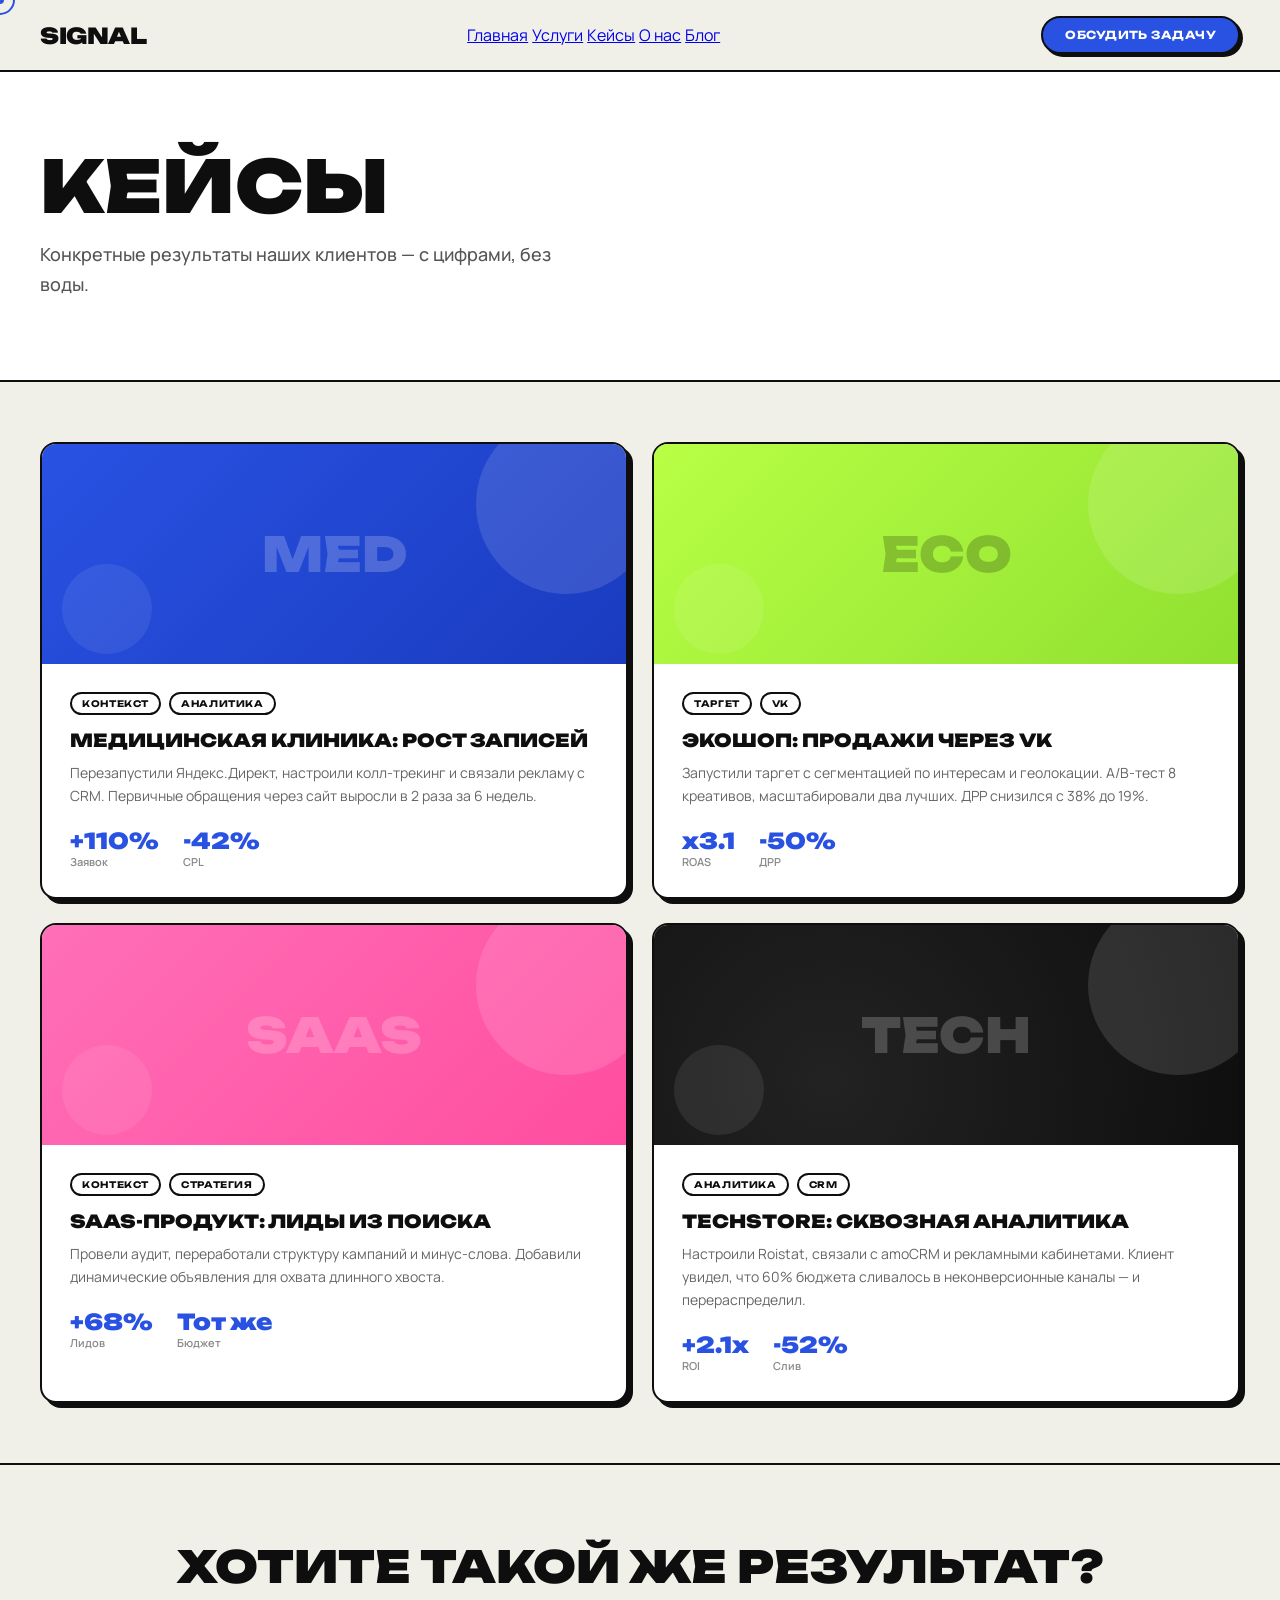
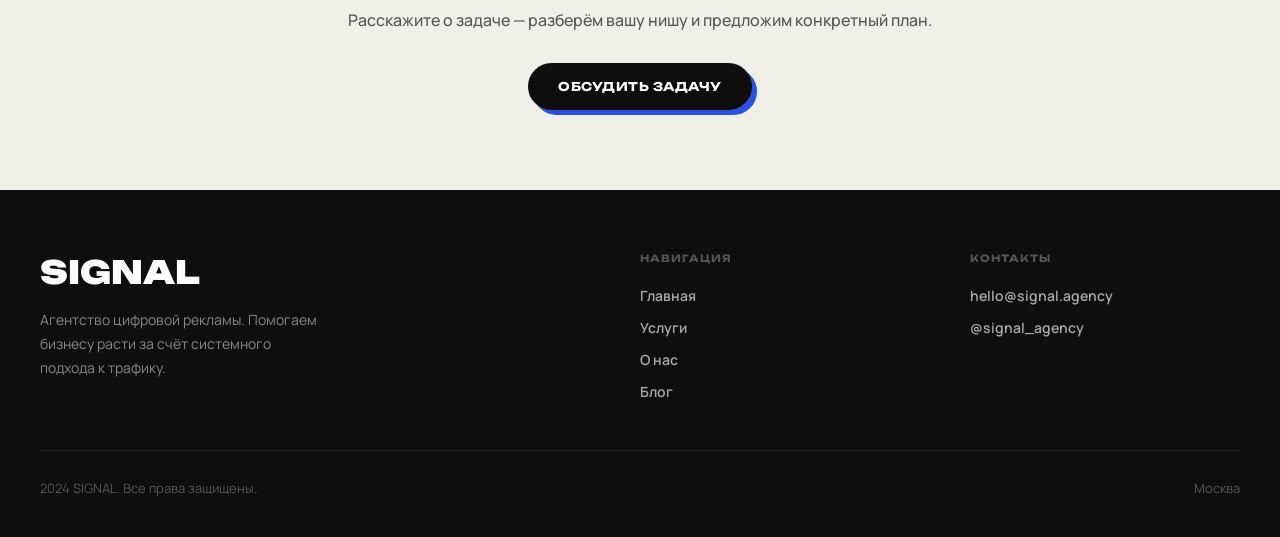
<file: cases.html>
<!DOCTYPE html>
<html lang="ru">
<head>
<meta charset="UTF-8">
<meta name="viewport" content="width=device-width, initial-scale=1.0">
<title>Кейсы | SIGNAL</title>
<link rel="stylesheet" href="styles/reset.css">
<link rel="stylesheet" href="styles/fonts.css">
<link rel="stylesheet" href="styles/styles.css">
<link rel="stylesheet" href="styles/main.css">
<link rel="stylesheet" href="styles/adaptive.css">
</head>
<body>

<header>
  <a href="index.html" class="logo" style="text-decoration:none; color:inherit;">SIGNAL</a>
  <nav>
    <a href="index.html" id="nav-home">Главная</a>
    <a href="services.html" id="nav-services">Услуги</a>
    <a href="cases.html" id="nav-cases" class="active">Кейсы</a>
    <a href="about.html" id="nav-about">О нас</a>
    <a href="blog.html" id="nav-blog">Блог</a>
  </nav>
  <a href="brief.html" class="hcta" style="text-decoration:none; display:inline-flex; align-items:center;">Обсудить задачу</a>
</header>

<div class="page active">
  <div class="phero">
    <h1>Кейсы</h1>
    <p>Конкретные результаты наших клиентов — с цифрами, без воды.</p>
  </div>

  <div class="cases-wrap">
    <div class="cc">
      <div class="cc-thumb med"><span class="cc-label">MED</span></div>
      <div class="cc-body">
        <div class="cc-tags"><span class="cc-tag">Контекст</span><span class="cc-tag">Аналитика</span></div>
        <div class="cc-title">Медицинская клиника: рост записей</div>
        <p class="cc-desc">Перезапустили Яндекс.Директ, настроили колл-трекинг и связали рекламу с CRM. Первичные обращения через сайт выросли в 2 раза за 6 недель.</p>
        <div class="cc-metrics">
          <div><div class="mval">+110%</div><div class="mlabel">Заявок</div></div>
          <div><div class="mval">-42%</div><div class="mlabel">CPL</div></div>
        </div>
      </div>
    </div>

    <div class="cc">
      <div class="cc-thumb eco"><span class="cc-label">ECO</span></div>
      <div class="cc-body">
        <div class="cc-tags"><span class="cc-tag">Таргет</span><span class="cc-tag">VK</span></div>
        <div class="cc-title">Экошоп: продажи через VK</div>
        <p class="cc-desc">Запустили таргет с сегментацией по интересам и геолокации. A/B-тест 8 креативов, масштабировали два лучших. ДРР снизился с 38% до 19%.</p>
        <div class="cc-metrics">
          <div><div class="mval">x3.1</div><div class="mlabel">ROAS</div></div>
          <div><div class="mval">-50%</div><div class="mlabel">ДРР</div></div>
        </div>
      </div>
    </div>

    <div class="cc">
      <div class="cc-thumb saas"><span class="cc-label">SAAS</span></div>
      <div class="cc-body">
        <div class="cc-tags"><span class="cc-tag">Контекст</span><span class="cc-tag">Стратегия</span></div>
        <div class="cc-title">SaaS-продукт: лиды из поиска</div>
        <p class="cc-desc">Провели аудит, переработали структуру кампаний и минус-слова. Добавили динамические объявления для охвата длинного хвоста.</p>
        <div class="cc-metrics">
          <div><div class="mval">+78%</div><div class="mlabel">Лидов</div></div>
          <div><div class="mval">Тот же</div><div class="mlabel">Бюджет</div></div>
        </div>
      </div>
    </div>

    <div class="cc">
      <div class="cc-thumb tech"><span class="cc-label">TECH</span></div>
      <div class="cc-body">
        <div class="cc-tags"><span class="cc-tag">Аналитика</span><span class="cc-tag">CRM</span></div>
        <div class="cc-title">TechStore: сквозная аналитика</div>
        <p class="cc-desc">Настроили Roistat, связали с amoCRM и рекламными кабинетами. Клиент увидел, что 60% бюджета сливалось в неконверсионные каналы — и перераспределил.</p>
        <div class="cc-metrics">
          <div><div class="mval">+2.4x</div><div class="mlabel">ROI</div></div>
          <div><div class="mval">-60%</div><div class="mlabel">Слив</div></div>
        </div>
      </div>
    </div>
  </div>

  <section class="section" style="text-align:center;">
    <h2 class="sec-title" style="margin-bottom:20px;">Хотите такой же результат?</h2>
    <p style="font-size:16px;color:#555;margin-bottom:32px;font-weight:500;">Расскажите о задаче — разберём вашу нишу и предложим конкретный план.</p>
    <a href="brief.html" class="btn btn-fill" style="text-decoration:none;">Обсудить задачу</a>
  </section>

  <footer>
    <div class="ft-grid">
      <div>
        <div class="ft-logo">SIGNAL</div>
        <p class="ft-desc">Агентство цифровой рекламы. Помогаем бизнесу расти за счёт системного подхода к трафику.</p>
      </div>
      <div>
        <div class="ft-col-t">Навигация</div>
        <ul class="ft-links">
          <li><a href="index.html" style="text-decoration:none;">Главная</a></li>
          <li><a href="services.html" style="text-decoration:none;">Услуги</a></li>
          <li><a href="about.html" style="text-decoration:none;">О нас</a></li>
          <li><a href="blog.html" style="text-decoration:none;">Блог</a></li>
        </ul>
      </div>
      <div>
        <div class="ft-col-t">Контакты</div>
        <ul class="ft-links">
          <li><a href="mailto:hello@signal.agency">hello@signal.agency</a></li>
          <li><a href="#">@signal_agency</a></li>
        </ul>
      </div>
    </div>
    <div class="ft-bot">
      <span>2024 SIGNAL. Все права защищены.</span>
      <span>Москва</span>
    </div>
  </footer>
</div>

<script src="scripts/main.js"></script>
<script src="scripts/fx.js"></script>
</body>
</html>
</file>
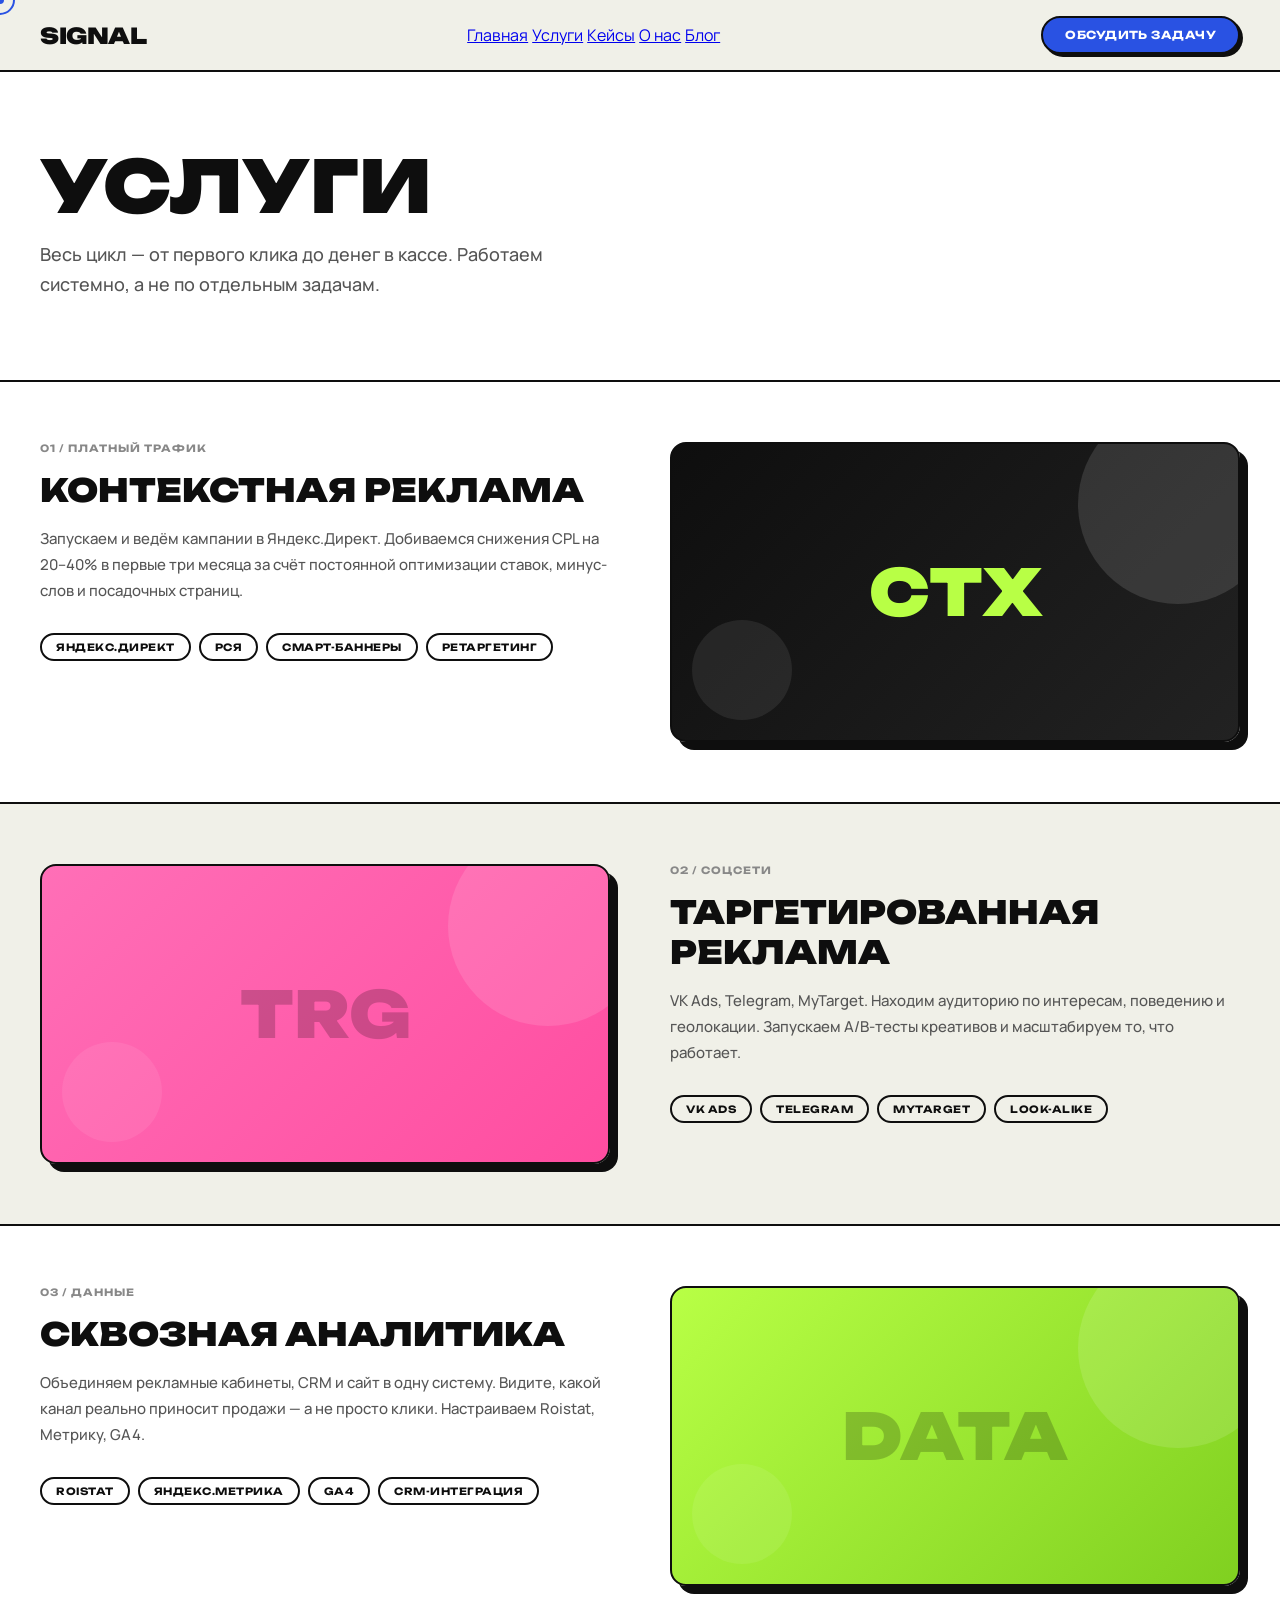
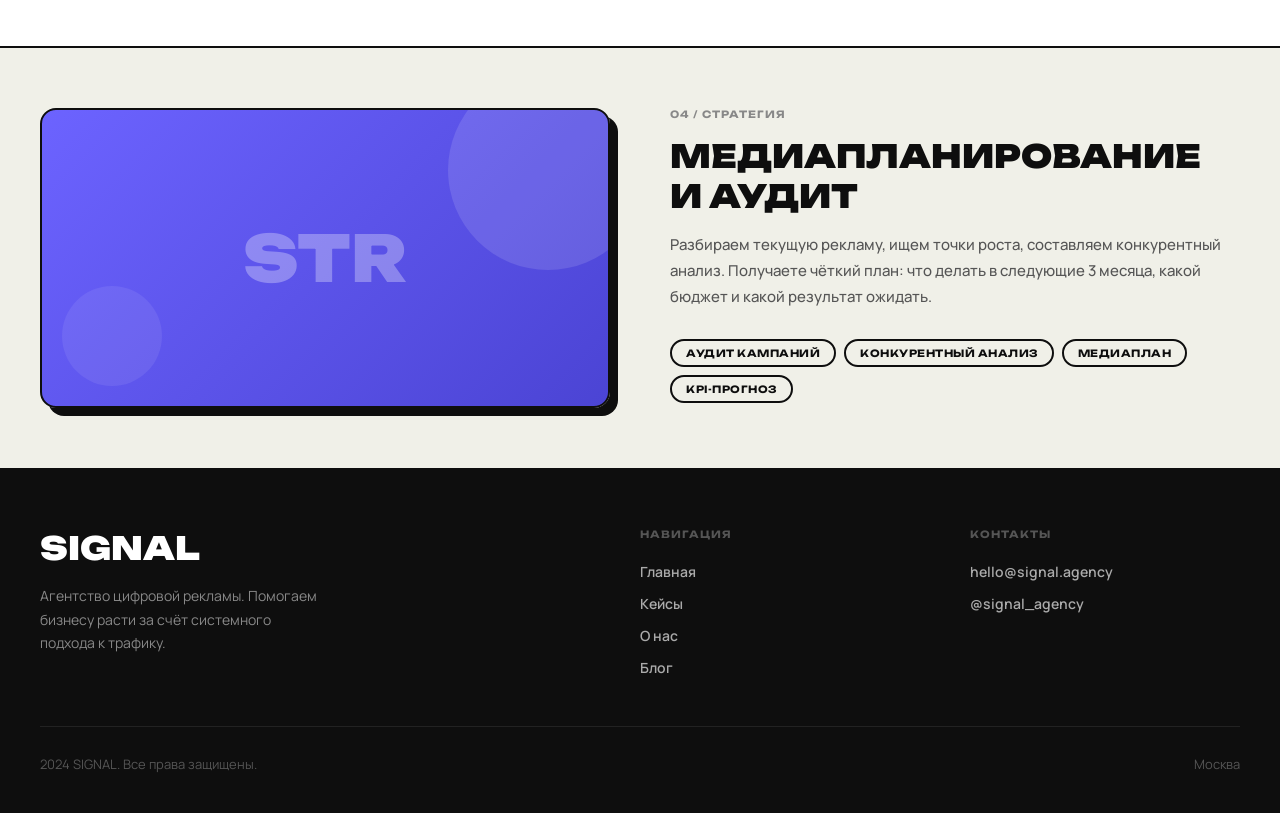
<file: services.html>
<!DOCTYPE html>
<html lang="ru">
<head>
<meta charset="UTF-8">
<meta name="viewport" content="width=device-width, initial-scale=1.0">
<title>Услуги | SIGNAL</title>
<link rel="stylesheet" href="styles/reset.css">
<link rel="stylesheet" href="styles/fonts.css">
<link rel="stylesheet" href="styles/styles.css">
<link rel="stylesheet" href="styles/main.css">
<link rel="stylesheet" href="styles/adaptive.css">
</head>
<body>

<header>
  <a href="index.html" class="logo" style="text-decoration:none; color:inherit;">SIGNAL</a>
  <nav>
    <a href="index.html" id="nav-home">Главная</a>
    <a href="services.html" id="nav-services" class="active">Услуги</a>
    <a href="cases.html" id="nav-cases">Кейсы</a>
    <a href="about.html" id="nav-about">О нас</a>
    <a href="blog.html" id="nav-blog">Блог</a>
  </nav>
  <a href="brief.html" class="hcta" style="text-decoration:none; display:inline-flex; align-items:center;">Обсудить задачу</a>
</header>

<div class="page active">
  <div class="phero">
    <h1>Услуги</h1>
    <p>Весь цикл — от первого клика до денег в кассе. Работаем системно, а не по отдельным задачам.</p>
  </div>

  <div class="sfull">
    <div>
      <div class="sf-label">01 / Платный трафик</div>
      <div class="sf-title">Контекстная реклама</div>
      <p class="sf-txt">Запускаем и ведём кампании в Яндекс.Директ. Добиваемся снижения CPL на 20–40% в первые три месяца за счёт постоянной оптимизации ставок, минус-слов и посадочных страниц.</p>
      <div class="tag-list">
        <span class="tag">Яндекс.Директ</span>
        <span class="tag">РСЯ</span>
        <span class="tag">Смарт-баннеры</span>
        <span class="tag">Ретаргетинг</span>
      </div>
    </div>
    <div class="sf-vis" style="background:linear-gradient(135deg,#0e0e0e,#222);">
      <div class="sf-vis-txt" style="color:var(--grn);">CTX</div>
    </div>
  </div>

  <div class="sfull">
    <div class="sf-vis" style="background:linear-gradient(135deg,#ff6fb7,#ff4da0);">
      <div class="sf-vis-txt" style="color:rgba(0,0,0,0.2);">TRG</div>
    </div>
    <div>
      <div class="sf-label">02 / Соцсети</div>
      <div class="sf-title">Таргетированная реклама</div>
      <p class="sf-txt">VK Ads, Telegram, MyTarget. Находим аудиторию по интересам, поведению и геолокации. Запускаем A/B-тесты креативов и масштабируем то, что работает.</p>
      <div class="tag-list">
        <span class="tag">VK Ads</span>
        <span class="tag">Telegram</span>
        <span class="tag">MyTarget</span>
        <span class="tag">Look-alike</span>
      </div>
    </div>
  </div>

  <div class="sfull">
    <div>
      <div class="sf-label">03 / Данные</div>
      <div class="sf-title">Сквозная аналитика</div>
      <p class="sf-txt">Объединяем рекламные кабинеты, CRM и сайт в одну систему. Видите, какой канал реально приносит продажи — а не просто клики. Настраиваем Roistat, Метрику, GA4.</p>
      <div class="tag-list">
        <span class="tag">Roistat</span>
        <span class="tag">Яндекс.Метрика</span>
        <span class="tag">GA4</span>
        <span class="tag">CRM-интеграция</span>
      </div>
    </div>
    <div class="sf-vis" style="background:linear-gradient(135deg,#b8ff45,#80d020);">
      <div class="sf-vis-txt" style="color:rgba(0,0,0,0.2);">DATA</div>
    </div>
  </div>

  <div class="sfull" style="border-bottom:none;">
    <div class="sf-vis" style="background:linear-gradient(135deg,#6c63ff,#4b44d4);">
      <div class="sf-vis-txt" style="color:rgba(255,255,255,0.3);">STR</div>
    </div>
    <div>
      <div class="sf-label">04 / Стратегия</div>
      <div class="sf-title">Медиапланирование и аудит</div>
      <p class="sf-txt">Разбираем текущую рекламу, ищем точки роста, составляем конкурентный анализ. Получаете чёткий план: что делать в следующие 3 месяца, какой бюджет и какой результат ожидать.</p>
      <div class="tag-list">
        <span class="tag">Аудит кампаний</span>
        <span class="tag">Конкурентный анализ</span>
        <span class="tag">Медиаплан</span>
        <span class="tag">KPI-прогноз</span>
      </div>
    </div>
  </div>

  <footer>
    <div class="ft-grid">
      <div>
        <div class="ft-logo">SIGNAL</div>
        <p class="ft-desc">Агентство цифровой рекламы. Помогаем бизнесу расти за счёт системного подхода к трафику.</p>
      </div>
      <div>
        <div class="ft-col-t">Навигация</div>
        <ul class="ft-links">
          <li><a href="index.html" style="text-decoration:none;">Главная</a></li>
          <li><a href="cases.html" style="text-decoration:none;">Кейсы</a></li>
          <li><a href="about.html" style="text-decoration:none;">О нас</a></li>
          <li><a href="blog.html" style="text-decoration:none;">Блог</a></li>
        </ul>
      </div>
      <div>
        <div class="ft-col-t">Контакты</div>
        <ul class="ft-links">
          <li><a href="mailto:hello@signal.agency">hello@signal.agency</a></li>
          <li><a href="#">@signal_agency</a></li>
        </ul>
      </div>
    </div>
    <div class="ft-bot">
      <span>2024 SIGNAL. Все права защищены.</span>
      <span>Москва</span>
    </div>
  </footer>
</div>

<script src="scripts/main.js"></script>
<script src="scripts/fx.js"></script>
</body>
</html>
</file>
<file: styles/fonts.css>
@import url('https://fonts.googleapis.com/css2?family=Unbounded:wght@400;700;900&family=Manrope:wght@400;500;600&display=swap');
</file>
<file: styles/styles.css>
:root{
  --bg:#f0f0e8;
  --ink:#0e0e0e;
  --wh:#ffffff;
  --blue:#2952e3;
  --grn:#b8ff45;
  --pink:#ff6fb7;
  --brd:2px solid #0e0e0e;
  --sh:5px 5px 0 #0e0e0e;
  --shbig:8px 8px 0 #0e0e0e;
  --shblue:5px 5px 0 #2952e3;
  --shbigblue:8px 8px 0 #2952e3;
  --r:16px;
}

*,*::before,*::after{ box-sizing:border-box; margin:0; padding:0; }

body{
  font-family:'Manrope',sans-serif;
  background:var(--bg);
  color:var(--ink);
  min-height:100vh;
  overflow-x:hidden;
}

header{
  display:flex;
  align-items:center;
  justify-content:space-between;
  padding:0 40px;
  height:72px;
  border-bottom:var(--brd);
  background:var(--bg);
  position:sticky;
  top:0;
  z-index:200;
}

.logo{
  font-family:'Unbounded',sans-serif;
  font-weight:900;
  font-size:22px;
  color:var(--ink);
  text-decoration:none;
  cursor:pointer;
  letter-spacing:-0.5px;
}

nav{ display:flex; gap:4px; }

nav button{
  background:none;
  border:none;
  font-family:'Unbounded',sans-serif;
  font-size:11px;
  font-weight:700;
  text-transform:uppercase;
  letter-spacing:0.04em;
  color:var(--ink);
  padding:8px 14px;
  border-radius:50px;
  cursor:pointer;
  transition:background 0.15s;
}
nav button:hover{ background:rgba(0,0,0,0.07); }
nav button.active{ background:var(--ink); color:var(--wh); }

.hcta{
  font-family:'Unbounded',sans-serif;
  font-size:11px;
  font-weight:700;
  text-transform:uppercase;
  letter-spacing:0.04em;
  background:var(--blue);
  color:var(--wh);
  border:var(--brd);
  border-radius:50px;
  padding:10px 22px;
  cursor:pointer;
  box-shadow:3px 3px 0 var(--ink);
  transition:all 0.15s;
}
.hcta:hover{ transform:translate(-1px,-1px); box-shadow:4px 4px 0 var(--ink); }
.page{ display:none; }
.page.active{ display:block; }
.btn{
  font-family:'Unbounded',sans-serif;
  font-size:12px;
  font-weight:700;
  text-transform:uppercase;
  letter-spacing:0.04em;
  padding:14px 28px;
  border:var(--brd);
  border-radius:50px;
  cursor:pointer;
  transition:all 0.15s;
  display:inline-block;
  text-decoration:none;
}
.btn-fill{
  background:var(--ink);
  color:var(--wh);
  box-shadow:var(--shblue);
}
.btn-fill:hover{
  transform:translate(-2px,-2px);
  box-shadow:var(--shbigblue);
}
.btn-ghost{
  background:var(--wh);
  color:var(--ink);
  box-shadow:var(--sh);
}
.btn-ghost:hover{
  transform:translate(-2px,-2px);
  box-shadow:var(--shbig);
  background:var(--pink);
}

.section{
  padding:80px 40px;
  border-bottom:var(--brd);
}
.sec-head{
  display:flex;
  justify-content:space-between;
  align-items:flex-end;
  margin-bottom:48px;
}
.sec-title{
  font-family:'Unbounded',sans-serif;
  font-size:clamp(28px,4vw,44px);
  font-weight:900;
  text-transform:uppercase;
  line-height:1;
}

.grid2{ display:grid; grid-template-columns:repeat(2,1fr); gap:20px; }
.grid3{ display:grid; grid-template-columns:repeat(3,1fr); gap:20px; }
.card{
  border:var(--brd);
  border-radius:var(--r);
  padding:36px;
  box-shadow:var(--sh);
  transition:all 0.15s;
  position:relative;
  overflow:hidden;
}
.card:hover{
  transform:translate(-2px,-2px);
  box-shadow:var(--shbig);
}

.card-plain{ background:var(--wh); }

.card-green{
  background:linear-gradient(135deg,#b8ff45 60%,#d4ff80);
}

.card-blue{
  background:linear-gradient(135deg,#2952e3 0%,#1a3bbf 100%);
  color:#ffffff;

}
.card-blue h3,
.card-blue p {
  color: #ffffff !important;

}

.card-blue .cnum {
  color: rgba(255,255,255,0.6) !important;
}

.card-stripe{
  background: var(--wh);
  background-image: repeating-linear-gradient(
    -55deg,
    transparent,
    transparent 12px,
    rgba(0,0,0,0.04) 12px,
    rgba(0,0,0,0.04) 13px
  );
}

.cnum{
  font-family:'Unbounded',sans-serif;
  font-size:12px;
  font-weight:700;
  color:#888;
  margin-bottom:20px;
  letter-spacing:0.08em;
}
.card h3{
  font-family:'Unbounded',sans-serif;
  font-size:20px;
  font-weight:900;
  text-transform:uppercase;
  margin-bottom:12px;
}
.card p{
  font-size:14px;
  font-weight:500;
  color:#555;
  line-height:1.65;
}

.cstrip{ padding:60px 40px; border-bottom:var(--brd); background:var(--wh); }
.clabel{
  font-family:'Unbounded',sans-serif;
  font-size:10px;
  font-weight:700;
  text-transform:uppercase;
  letter-spacing:0.1em;
  color:#999;
  margin-bottom:28px;
  text-align:center;
}
.logo-row{ display:flex; justify-content:center; align-items:center; gap:36px; flex-wrap:wrap; }
.cname{
  font-family:'Unbounded',sans-serif;
  font-size:14px;
  font-weight:700;
  text-transform:uppercase;
  color:#bbb;
  transition:color 0.2s;
  cursor:default;
}
.cname:hover{ color:var(--ink); }

footer{ background:var(--ink); color:var(--wh); padding:60px 40px 40px; }
.ft-grid{ display:grid; grid-template-columns:2fr 1fr 1fr; gap:60px; margin-bottom:48px; }
.ft-logo{ font-family:'Unbounded',sans-serif; font-size:32px; font-weight:900; margin-bottom:16px; }
.ft-desc{ font-size:14px; color:#888; line-height:1.7; max-width:280px; }
.ft-col-t{
  font-family:'Unbounded',sans-serif;
  font-size:10px; font-weight:700;
  text-transform:uppercase; letter-spacing:0.1em;
  color:#555; margin-bottom:20px;
}
.ft-links{ list-style:none; display:flex; flex-direction:column; gap:10px; }
.ft-links button{
  background:none; border:none; color:#aaa;
  font-family:'Manrope',sans-serif; font-size:14px; font-weight:600;
  cursor:pointer; text-align:left; padding:0; transition:color 0.15s;
}
.ft-links button:hover{ color:var(--grn); }
.ft-links a{ color:#aaa; font-size:14px; font-weight:600; text-decoration:none; transition:color 0.15s; }
.ft-links a:hover{ color:var(--grn); }
.ft-bot{
  border-top:1px solid #222; padding-top:28px;
  display:flex; justify-content:space-between; align-items:center;
  font-size:13px; color:#555;
}
.phero{ padding:80px 40px; border-bottom:var(--brd); background:var(--wh); }
.phero h1{
  font-family:'Unbounded',sans-serif;
  font-size:clamp(40px,6vw,72px);
  font-weight:900; text-transform:uppercase;
  line-height:0.95; margin-bottom:20px;
}
.phero p{ font-size:18px; font-weight:500; color:#555; max-width:560px; line-height:1.65; }

.tag-list{ display:flex; flex-wrap:wrap; gap:8px; }
.tag{
  border:var(--brd); border-radius:50px;
  padding:6px 14px;
  font-family:'Unbounded',sans-serif;
  font-size:10px; font-weight:700;
  text-transform:uppercase; letter-spacing:0.05em;
}
</file>
<file: styles/main.css>
.hero{
  padding:100px 40px 80px;
  border-bottom:var(--brd);
  display:grid;
  grid-template-columns:1fr 420px;
  gap:60px;
  align-items:center;
}
.hero-tag{
  background:var(--grn);
  border:var(--brd);
  border-radius:50px;
  font-family:'Unbounded',sans-serif;
  font-size:10px; font-weight:700;
  text-transform:uppercase; letter-spacing:0.06em;
  padding:7px 16px; margin-bottom:28px;
  box-shadow:3px 3px 0 var(--ink);
  transform:rotate(-1.5deg);
  display:inline-block;
}
.hero h1{
  font-family:'Unbounded',sans-serif;
  font-size:clamp(44px,6vw,80px);
  font-weight:900; line-height:0.95;
  text-transform:uppercase; letter-spacing:-0.03em;
  margin-bottom:28px;
}
.hero h1 em{ font-style:normal; color:var(--blue); display:block; }
.hero-sub{ font-size:17px; font-weight:500; color:#444; line-height:1.6; max-width:460px; margin-bottom:40px; }
.hero-actions{ display:flex; gap:12px; flex-wrap:wrap; }

.hero-right{
  background:var(--wh);
  border:var(--brd);
  border-radius:var(--r);
  padding:36px;

  box-shadow:var(--shbig);
}
.stat-row{ display:grid; grid-template-columns:1fr 1fr; gap:20px; }
.sbox{ border:var(--brd); border-radius:12px; padding:24px 20px; }
.sbox:nth-child(1){ background:var(--grn); }
.sbox:nth-child(2){ background:var(--blue); color:var(--wh); }
.sbox:nth-child(3){ background:var(--pink); grid-column:1/-1; }
.snum{ font-family:'Unbounded',sans-serif; font-size:40px; font-weight:900; line-height:1; margin-bottom:6px; }
.slabel{ font-size:13px; font-weight:600; opacity:0.75; }

.mwrap{ background:var(--ink); color:var(--wh); overflow:hidden; border-bottom:var(--brd); padding:16px 0; white-space:nowrap; }
.mtrack{
  display:inline-block;
  animation:scroll 25s linear infinite;
  font-family:'Unbounded',sans-serif;
  font-size:13px; font-weight:700;
  text-transform:uppercase; letter-spacing:0.05em;
}
.mtrack .sep{ color:var(--grn); margin:0 32px; }
@keyframes scroll{ 0%{ transform:translateX(0); } 100%{ transform:translateX(-50%); } }



.sfull{
  padding:60px 40px;
  border-bottom:var(--brd);
  display:grid;
  grid-template-columns:1fr 1fr;
  gap:60px;
  align-items:start;
}
.sfull:nth-child(even){ background:var(--wh); }

.sf-label{
  font-family:'Unbounded',sans-serif;
  font-size:10px; font-weight:700;
  text-transform:uppercase; letter-spacing:0.1em;
  color:#888; margin-bottom:16px;
}
.sf-title{
  font-family:'Unbounded',sans-serif;
  font-size:32px; font-weight:900;
  text-transform:uppercase; margin-bottom:16px;
}
.sf-txt{ font-size:15px; font-weight:500; color:#555; line-height:1.75; margin-bottom:28px; }

.sf-vis{
  border:var(--brd);
  border-radius:var(--r);
  height:300px;
  display:flex;
  align-items:center;
  justify-content:center;
  box-shadow:var(--shbig);
  position:relative;
  overflow:hidden;
}
.sf-vis-txt{
  font-family:'Unbounded',sans-serif;
  font-size:64px; font-weight:900;
  position:relative; z-index:1;
}

.sf-vis::before{
  content:'';
  position:absolute;
  width:200px; height:200px;
  border-radius:50%;
  background:rgba(255,255,255,0.12);
  top:-40px; right:-40px;
}
.sf-vis::after{
  content:'';
  position:absolute;
  width:100px; height:100px;
  border-radius:50%;
  background:rgba(255,255,255,0.08);
  bottom:20px; left:20px;
}


.cases-wrap{
  padding:60px 40px;
  display:grid;
  grid-template-columns:repeat(2,1fr);
  gap:24px;
  border-bottom:var(--brd);
}
.cc{
  border:var(--brd);
  border-radius:var(--r);
  overflow:hidden;
  box-shadow:var(--sh);
  transition:all 0.15s;
  background:var(--wh);
  cursor:pointer;
}
.cc:hover{ transform:translate(-2px,-2px); box-shadow:var(--shbig); }

.cc-thumb{
  height:220px;
  display:flex;
  align-items:center;
  justify-content:center;
  position:relative;
  overflow:hidden;
}

.cc-thumb::before{
  content:'';
  position:absolute;
  width:180px; height:180px;
  border-radius:50%;
  background:rgba(255,255,255,0.12);
  top:-30px; right:-30px;
}
.cc-thumb::after{
  content:'';
  position:absolute;
  width:90px; height:90px;
  border-radius:50%;
  background:rgba(255,255,255,0.08);
  bottom:10px; left:20px;
}

.cc-thumb.med{ background:linear-gradient(135deg,#2952e3 0%,#1a3bbf 100%); }
.cc-thumb.eco{ background:linear-gradient(135deg,#b8ff45 0%,#90e030 100%); }
.cc-thumb.saas{ background:linear-gradient(135deg,#ff6fb7 0%,#ff4da0 100%); }
.cc-thumb.tech{ background:radial-gradient(circle at 30% 70%,#222 0%,#0e0e0e 100%); }

.cc-label{
  font-family:'Unbounded',sans-serif;
  font-size:48px; font-weight:900;
  opacity:0.2; color:var(--wh);
  user-select:none;
  position:relative; z-index:1;
}
.cc-thumb.eco .cc-label{ color:#000; }

.cc-body{ padding:28px; }
.cc-tags{ display:flex; gap:8px; margin-bottom:14px; flex-wrap:wrap; }
.cc-tag{
  font-family:'Unbounded',sans-serif;
  font-size:9px; font-weight:700;
  text-transform:uppercase; letter-spacing:0.07em;
  padding:4px 10px; border:var(--brd); border-radius:50px;
}
.cc-title{ font-family:'Unbounded',sans-serif; font-size:18px; font-weight:900; text-transform:uppercase; margin-bottom:10px; }
.cc-desc{ font-size:14px; color:#666; line-height:1.65; margin-bottom:20px; }
.cc-metrics{ display:flex; gap:24px; }
.mval{ font-family:'Unbounded',sans-serif; font-size:22px; font-weight:900; color:var(--blue); }
.mlabel{ font-size:11px; color:#888; font-weight:600; }



.about-hero{
  display:grid; grid-template-columns:1fr 400px;
  gap:80px; padding:80px 40px;
  border-bottom:var(--brd); align-items:center;
}
.about-hero h1{
  font-family:'Unbounded',sans-serif;
  font-size:clamp(36px,5vw,60px);
  font-weight:900; text-transform:uppercase;
  line-height:1; margin-bottom:24px;
}
.about-hero p{ font-size:16px; font-weight:500; color:#555; line-height:1.75; max-width:500px; }

.about-photo{
  background:linear-gradient(135deg,#2952e3 0%,#1a3bbf 100%);
  border:var(--brd); border-radius:var(--r);
  height:340px;

  box-shadow:var(--shbig);
  display:flex; align-items:flex-end; padding:32px;
  position:relative; overflow:hidden;
}
.about-photo::before{
  content:'';
  position:absolute;
  width:260px; height:260px;
  border-radius:50%;
  background:rgba(255,255,255,0.1);
  top:-60px; right:-60px;
}
.about-photo::after{
  content:'';
  position:absolute;
  width:120px; height:120px;
  border-radius:50%;
  background:rgba(255,255,255,0.07);
  bottom:40px; left:30px;
}

.team-sec{ padding:80px 40px; border-bottom:var(--brd); background:var(--wh); }
.team-grid{ display:grid; grid-template-columns:repeat(3,1fr); gap:20px; margin-top:48px; }
.tcard{
  border:var(--brd); border-radius:var(--r);
  overflow:hidden;

  box-shadow:var(--sh);
}
.tphoto{
  height:180px;
  display:flex; align-items:center; justify-content:center;
  font-family:'Unbounded',sans-serif; font-size:48px; font-weight:900; color:var(--wh);
  position:relative; overflow:hidden;
}
.tp1{ background:linear-gradient(135deg,#2952e3,#1a3bbf); }
.tp2{ background:linear-gradient(135deg,#ff6fb7,#ff4da0); color:var(--ink); }
.tp3{ background:linear-gradient(135deg,#b8ff45,#90e030); color:var(--ink); }

.tphoto::before{
  content:'';
  position:absolute;
  width:120px; height:120px;
  border-radius:50%;
  background:rgba(255,255,255,0.12);
  top:-20px; right:-20px;
}

.tinfo{ padding:20px; background:var(--wh); }
.tname{ font-family:'Unbounded',sans-serif; font-size:14px; font-weight:900; text-transform:uppercase; margin-bottom:4px; }
.trole{ font-size:13px; color:#888; font-weight:600; }



.blog-wrap{
  padding:60px 40px;
  display:grid; grid-template-columns:repeat(3,1fr);
  gap:20px; border-bottom:var(--brd);
}
.bc{
  border:var(--brd); border-radius:var(--r);
  background:var(--wh); overflow:hidden;
  box-shadow:var(--sh);
  transition:all 0.15s; cursor:pointer;
}
.bc:hover{ transform:translate(-2px,-2px); box-shadow:var(--shbig); }

.bthumb{ height:160px; position:relative; overflow:hidden; }
.bthumb::before{
  content:'';
  position:absolute;
  width:120px; height:120px;
  border-radius:50%;
  background:rgba(255,255,255,0.15);
  top:-20px; right:-20px;
  z-index:1;
}

.bt1{ background:linear-gradient(120deg,#b8ff45,#80d020); }
.bt2{ background:linear-gradient(120deg,#2952e3,#1a3bbf); }
.bt3{ background:linear-gradient(120deg,#ff6fb7,#e040a0); }
.bt4{ background:linear-gradient(120deg,#222,#0e0e0e); }
.bt5{ background:linear-gradient(120deg,#6c63ff,#4b44d4); }
.bt6{ background:linear-gradient(120deg,#ff8c42,#e06020); }

.bbody{ padding:24px; }
.bmeta{ display:flex; justify-content:space-between; align-items:center; margin-bottom:12px; }
.bcat{
  font-family:'Unbounded',sans-serif;
  font-size:9px; font-weight:700;
  text-transform:uppercase; letter-spacing:0.07em;
  padding:4px 10px; border:var(--brd); border-radius:50px;
}
.bdate{ font-size:12px; color:#aaa; font-weight:600; }
.btitle{
  font-family:'Unbounded',sans-serif; font-size:14px; font-weight:900;
  text-transform:uppercase; line-height:1.3; margin-bottom:10px;
}
.bexc{ font-size:13px; color:#666; line-height:1.65; }



.zine-simple{
  padding:80px 40px;
  border-bottom:var(--brd);
  background:var(--ink);
  color:var(--wh);
  display:grid;
  grid-template-columns:320px 1fr;
  gap:60px;
  align-items:center;
}


.zs-img{
  width:100%;
  max-width:300px;
}

.zs-img img{
  width:100%;
  aspect-ratio:2/3;
  object-fit:cover;
  border:var(--brd);
  border-color:#333;
  border-radius:var(--r);
  box-shadow:var(--shbig);
  display:block;
}

.zs-info{ display:flex; flex-direction:column; align-items:flex-start; }

.zine-badge{
  font-family:'Unbounded',sans-serif;
  font-size:10px; font-weight:700;
  text-transform:uppercase; letter-spacing:0.12em;
  color:var(--grn);
  background:rgba(184,255,69,0.1);
  border:1px solid rgba(184,255,69,0.25);
  border-radius:50px;
  padding:6px 14px;
  margin-bottom:20px;
}

.zs-title{
  font-family:'Unbounded',sans-serif;
  font-size:clamp(28px,4vw,52px);
  font-weight:900;
  text-transform:uppercase;
  line-height:1;
  margin-bottom:16px;
  color:var(--wh);
}

.zs-desc{
  font-size:15px;
  color:#888;
  line-height:1.75;
  max-width:480px;
}

@media(max-width:900px){
  .zine-simple{
    grid-template-columns:1fr;
    padding:60px 40px;
    gap:36px;
  }
  .zs-img{ max-width:220px; }
}

@media(max-width:768px){
  .zine-simple{ padding:48px 20px; }
}
</file>
<file: styles/adaptive.css>
.brief-lay{
  display:grid;
  grid-template-columns:380px 1fr;
  min-height:calc(100vh - 72px);
}

.bleft{
  background:var(--ink);
  color:var(--wh);
  padding:50px 36px;
  border-right:var(--brd);
  display:flex;
  flex-direction:column;
  justify-content:space-between;
}

.bleft h1{
  font-family:'Unbounded',sans-serif;
  font-size:clamp(26px,3.2vw,44px);
  font-weight:900;
  text-transform:uppercase;
  line-height:1.05;
  margin-bottom:20px;
}

.bleft p{ font-size:15px; color:#aaa; line-height:1.75; }

.bcontacts{ margin-top:auto; }

.bclabel{
  font-family:'Unbounded',sans-serif;
  font-size:10px;
  font-weight:700;
  text-transform:uppercase;
  letter-spacing:0.1em;
  color:#555;
  margin-bottom:12px;
}

.bclink{
  display:block;
  font-size:16px;
  font-weight:700;
  color:var(--wh);
  text-decoration:none;
  margin-bottom:8px;
  transition:color 0.15s;
}
.bclink:hover{ color:var(--grn); }

.promises{ margin:32px 0; display:flex; flex-direction:column; gap:10px; }
.pr{
  border:1px solid #2a2a2a;
  border-radius:12px;
  padding:14px 18px;
  display:flex;
  align-items:center;
  gap:12px;
}
.prdot{ width:8px; height:8px; border-radius:50%; background:var(--grn); flex-shrink:0; }
.prtxt{ font-size:14px; color:#bbb; font-weight:500; }

.bright{
  padding:60px;
  background:var(--bg);
  overflow-y:auto;
}

.fwrap{ max-width:560px; }

.fsec{ margin-bottom:40px; }

.fstitle{
  font-family:'Unbounded',sans-serif;
  font-size:13px;
  font-weight:900;
  text-transform:uppercase;
  letter-spacing:0.04em;
  margin-bottom:18px;
  display:flex;
  align-items:center;
  gap:10px;
}

.fsnum{
  width:28px;
  height:28px;
  border-radius:50%;
  background:var(--grn);
  border:var(--brd);
  display:flex;
  align-items:center;
  justify-content:center;
  font-size:12px;
  font-weight:900;
  flex-shrink:0;
}

.frow{
  display:grid;
  grid-template-columns:1fr 1fr;
  gap:14px;
  margin-bottom:14px;
}

.field{ position:relative; }
.field.full{ margin-bottom:14px; }

input[type="text"],
input[type="email"],
input[type="tel"],
input[type="url"],
textarea{
  width:100%;
  padding:13px 16px;
  border:var(--brd);
  border-radius:12px;
  font-family:'Manrope',sans-serif;
  font-size:15px;
  font-weight:600;
  background:var(--wh);
  color:var(--ink);
  outline:none;
  transition:all 0.15s;
  display:block;
}
input:focus,textarea:focus{ box-shadow:0 0 0 2px var(--blue); }
input.err{ border-color:#e53e3e !important; box-shadow:0 0 0 2px rgba(229,62,62,0.3); }

.ferr{
  font-size:12px;
  color:#e53e3e;
  font-weight:600;
  margin-top:4px;
  display:none;
}
.ferr.show{ display:block; }

textarea{ resize:vertical; min-height:110px; }

.tgroup{ display:flex; flex-wrap:wrap; gap:10px; }
.tcb{ display:none; }
.tcblabel{
  padding:10px 16px;
  border:var(--brd);
  border-radius:50px;
  font-family:'Unbounded',sans-serif;
  font-size:10px;
  font-weight:700;
  text-transform:uppercase;
  letter-spacing:0.04em;
  cursor:pointer;
  transition:all 0.15s;
  background:var(--bg);
  user-select:none;
}
.tcb:checked + .tcblabel{
  background:var(--ink);
  color:var(--wh);
  box-shadow:3px 3px 0 var(--blue);
  transform:translate(-1px,-1px);
}

.bggroup{ display:grid; grid-template-columns:repeat(3,1fr); gap:12px; }
.bgr{ display:none; }
.bgrlabel{
  padding:16px 10px;
  border:var(--brd);
  border-radius:12px;
  font-family:'Unbounded',sans-serif;
  font-size:10px;
  font-weight:700;
  text-transform:uppercase;
  letter-spacing:0.03em;
  text-align:center;
  cursor:pointer;
  transition:all 0.15s;
  background:var(--wh);
}
.bgr:checked + .bgrlabel{
  background:var(--ink);
  color:var(--wh);
  box-shadow:3px 3px 0 var(--blue);
  transform:translate(-1px,-1px);
}

.bsubmit{
  font-family:'Unbounded',sans-serif;
  font-size:13px;
  font-weight:900;
  text-transform:uppercase;
  letter-spacing:0.04em;
  background:var(--blue);
  color:var(--wh);
  border:var(--brd);
  border-radius:50px;
  padding:18px 40px;
  width:100%;
  cursor:pointer;
  box-shadow:var(--shblue);
  transition:all 0.15s;
  margin-top:8px;
}
.bsubmit:hover{
  transform:translate(-2px,-2px);
  box-shadow:var(--shbigblue);
  background:var(--ink);
}

.success{
  display:none;
  text-align:center;
  padding:80px 40px;
  flex-direction:column;
  align-items:center;
}
.success.show{ display:flex; }

.sico{
  width:80px;
  height:80px;
  background:var(--grn);
  border:var(--brd);
  border-radius:50%;
  display:flex;
  align-items:center;
  justify-content:center;
  margin-bottom:28px;
  box-shadow:var(--shblue);
}
.sico svg{ width:36px; height:36px; }

.stitle{
  font-family:'Unbounded',sans-serif;
  font-size:28px;
  font-weight:900;
  text-transform:uppercase;
  margin-bottom:12px;
}
.stxt{ font-size:15px; color:#666; font-weight:500; max-width:340px; line-height:1.7; }



@media(max-width:1280px){
  .hero{ grid-template-columns:1fr; }
  .hero-right{ display:none; }
  .brief-lay{ grid-template-columns:320px 1fr; }
}

@media(max-width:1024px){
  .grid3,.blog-wrap{ grid-template-columns:repeat(2,1fr); }
  .brief-lay{ grid-template-columns:1fr; }
  .bleft{ min-height:auto; }
  .about-hero{ grid-template-columns:1fr; }
  .about-photo{ display:none; }
  .ft-grid{ grid-template-columns:1fr; gap:32px; }
  .team-grid{ grid-template-columns:1fr 1fr; }
  .cases-wrap{ grid-template-columns:1fr; }

  .sfull{
    grid-template-columns:1fr;
    gap:28px;
  }
  .sfull > .sf-vis{ order:2; }
  .sfull > div:not(.sf-vis){ order:1; }
  .sf-vis{ height:200px; }
  .sf-vis-txt{ font-size:44px; }
}

@media(max-width:768px){
  header{ padding:0 16px; height:60px; }
  nav{
    display:none;
    position:fixed;
    top:60px; left:0; right:0; bottom:0;
    background:var(--bg);
    flex-direction:column;
    align-items:center;
    justify-content:center;
    gap:8px;
    z-index:150;
    border-top:var(--brd);
  }
  nav.open{ display:flex; }
  nav button{ font-size:16px; padding:14px 24px; width:100%; text-align:center; }
  .burger{
    display:flex;
    flex-direction:column;
    gap:5px;
    background:none;
    border:none;
    cursor:pointer;
    padding:8px;
    z-index:160;
  }
  .burger span{
    display:block;
    width:24px; height:2px;
    background:var(--ink);
    transition:all 0.2s;
  }
  .burger.open span:nth-child(1){ transform:rotate(45deg) translate(5px,5px); }
  .burger.open span:nth-child(2){ opacity:0; }
  .burger.open span:nth-child(3){ transform:rotate(-45deg) translate(5px,-5px); }
  .desktop-only{ display:none; }
  .nav-mob-cta{
    background:var(--blue) !important;
    color:var(--wh) !important;
    border-radius:50px !important;
    margin-top:8px;
  }

  .hero{ padding:48px 20px; }
  .section{ padding:48px 20px; }
  .phero{ padding:48px 20px; }
  .about-hero{ padding:48px 20px; }
  .team-sec{ padding:48px 20px; }
  .cases-wrap{ padding:40px 20px; }
  .blog-wrap{ padding:40px 20px; grid-template-columns:1fr; }
  .cstrip{ padding:40px 20px; }
  footer{ padding:40px 20px 28px; }
  .ft-bot{ flex-direction:column; gap:12px; text-align:center; }

  .grid2,.grid3{ grid-template-columns:1fr; }
  .frow{ grid-template-columns:1fr; }
  .bggroup{ grid-template-columns:1fr; }
  .stat-row{ grid-template-columns:1fr; }
  .sbox:nth-child(3){ grid-column:auto; }

  .bright{ padding:36px 20px; }
  .bleft{ padding:36px 20px; }
  .bleft h1{ font-size:32px; }
  .team-grid{ grid-template-columns:1fr; }

  .sfull{ padding:36px 20px; gap:20px; }
  .sf-vis{ height:160px; }
  .sf-vis-txt{ font-size:36px; }
  .sf-title{ font-size:24px; }
  .sf-txt{ font-size:14px; }
}

@media(max-width:480px){
  .hero h1{ font-size:38px; }
  .hero-sub{ font-size:15px; }
  .phero h1{ font-size:32px; }
  .sec-title{ font-size:24px; }
  .cc-title{ font-size:15px; }
}
</file>
